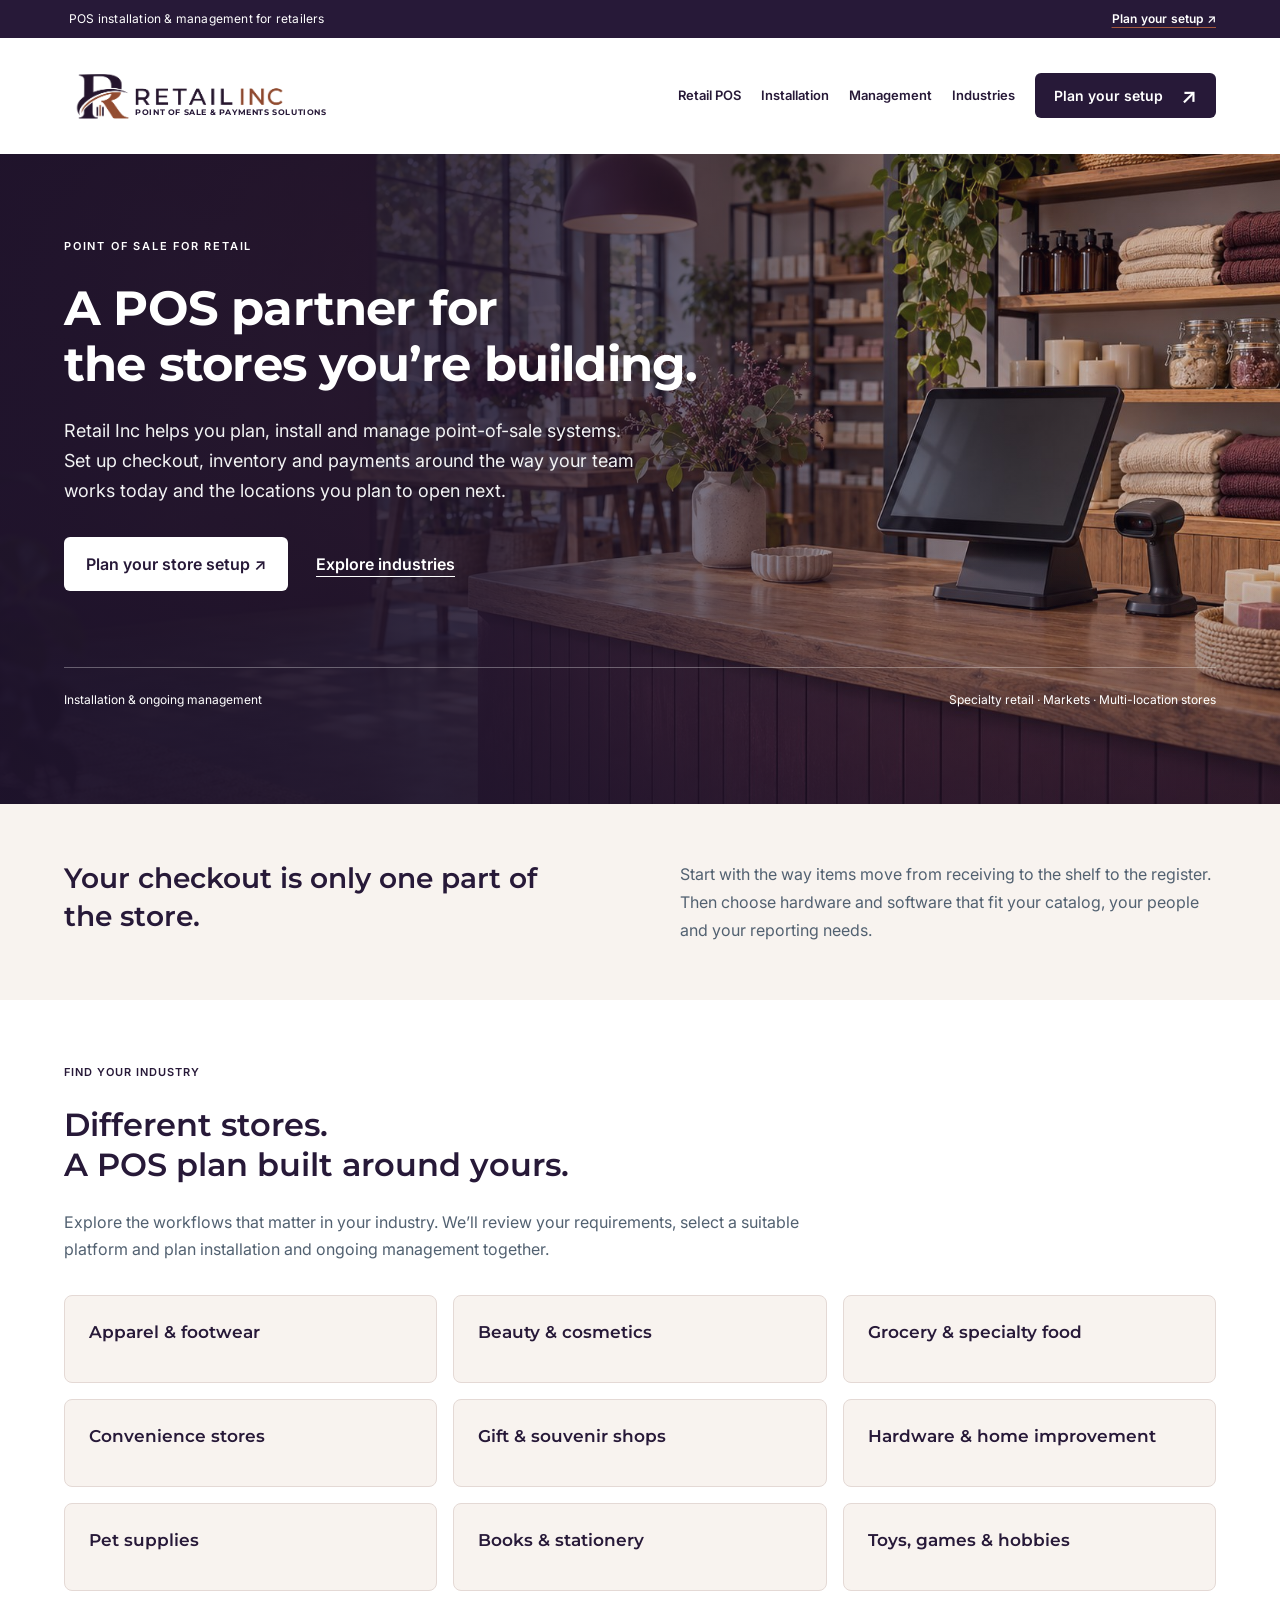
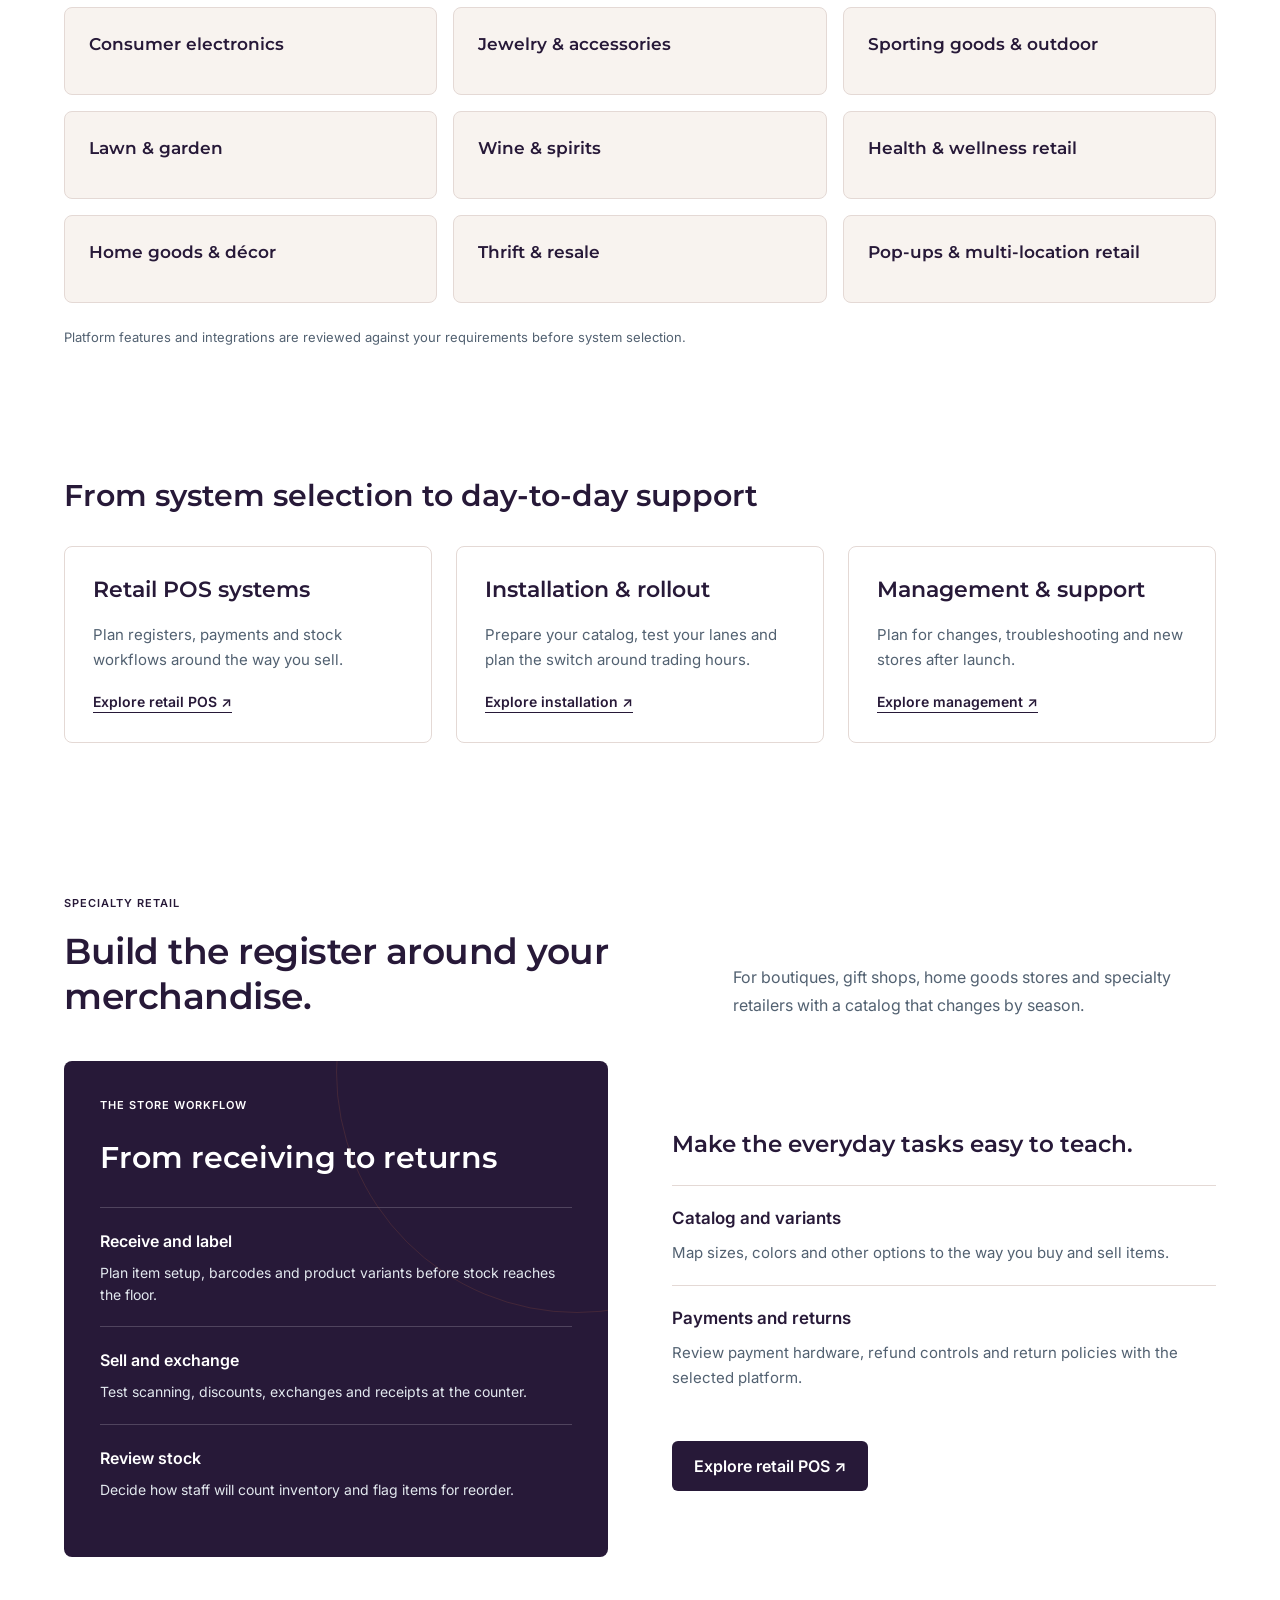
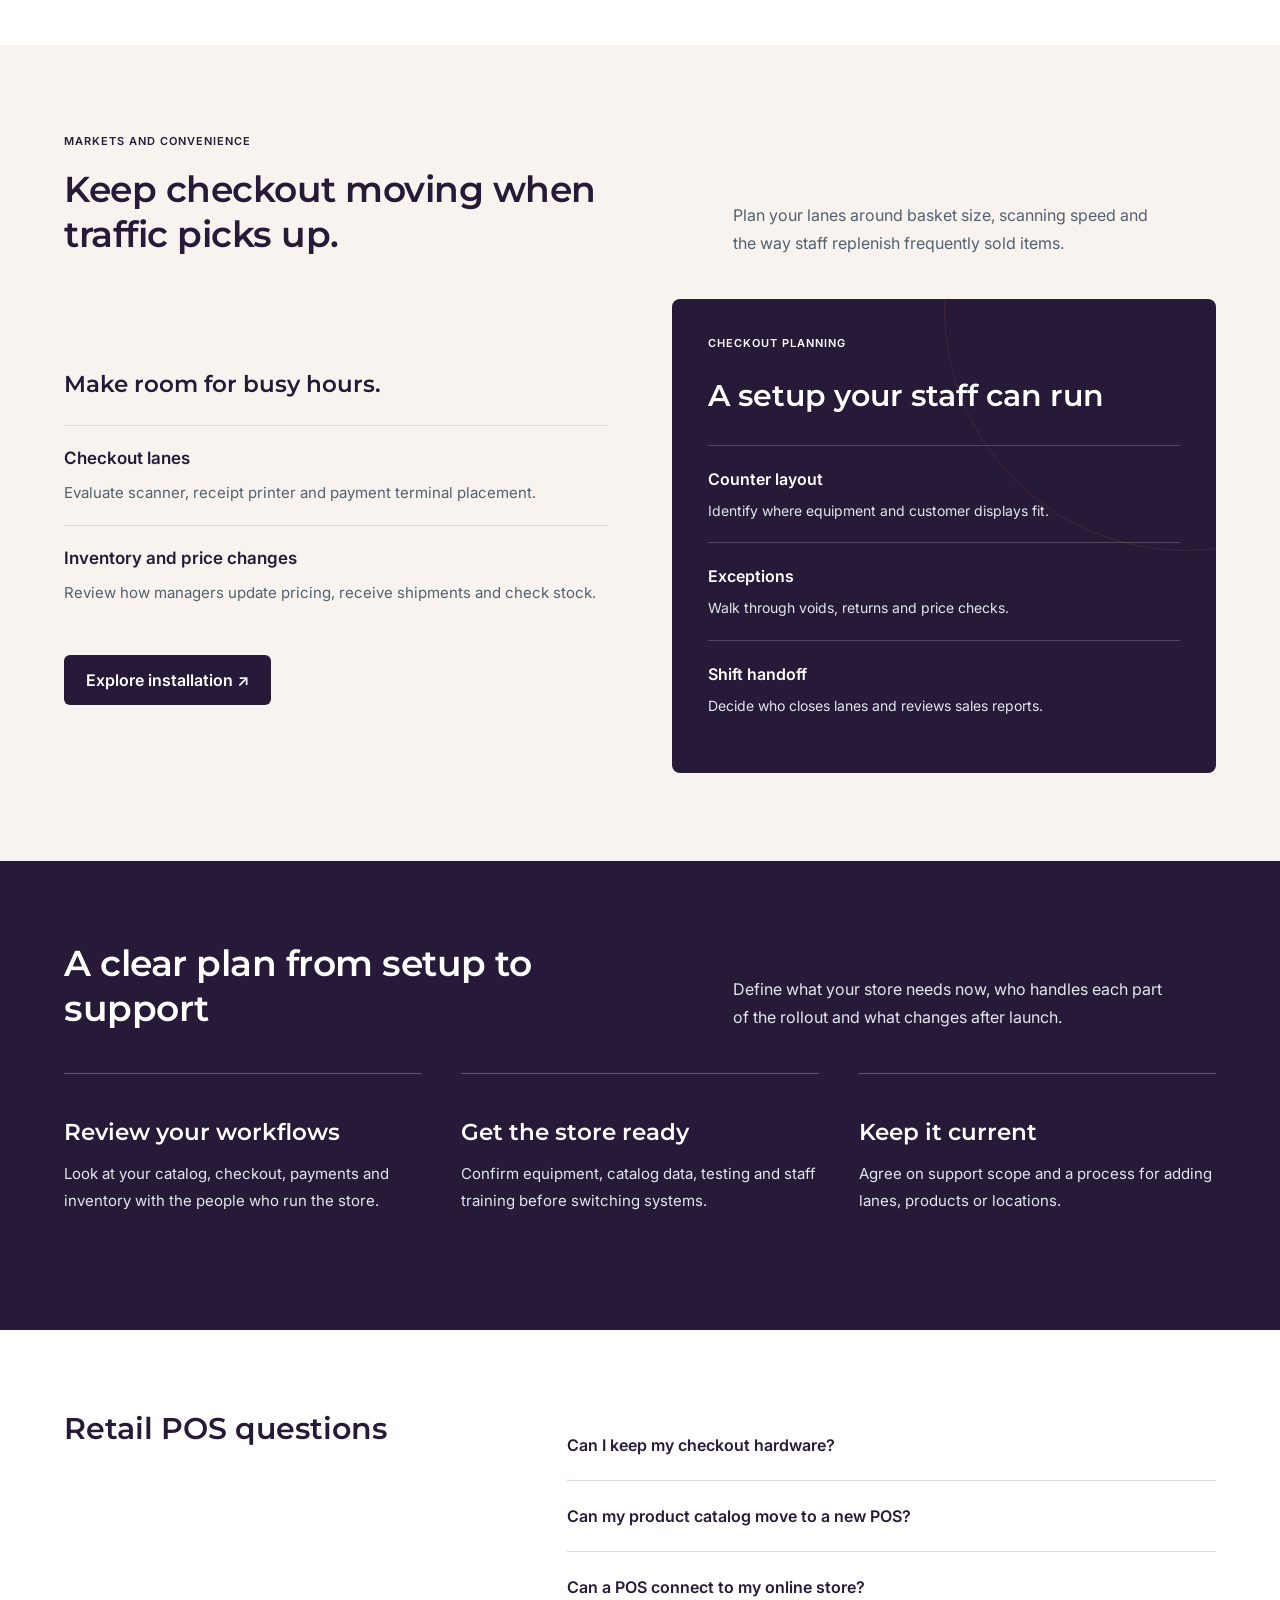
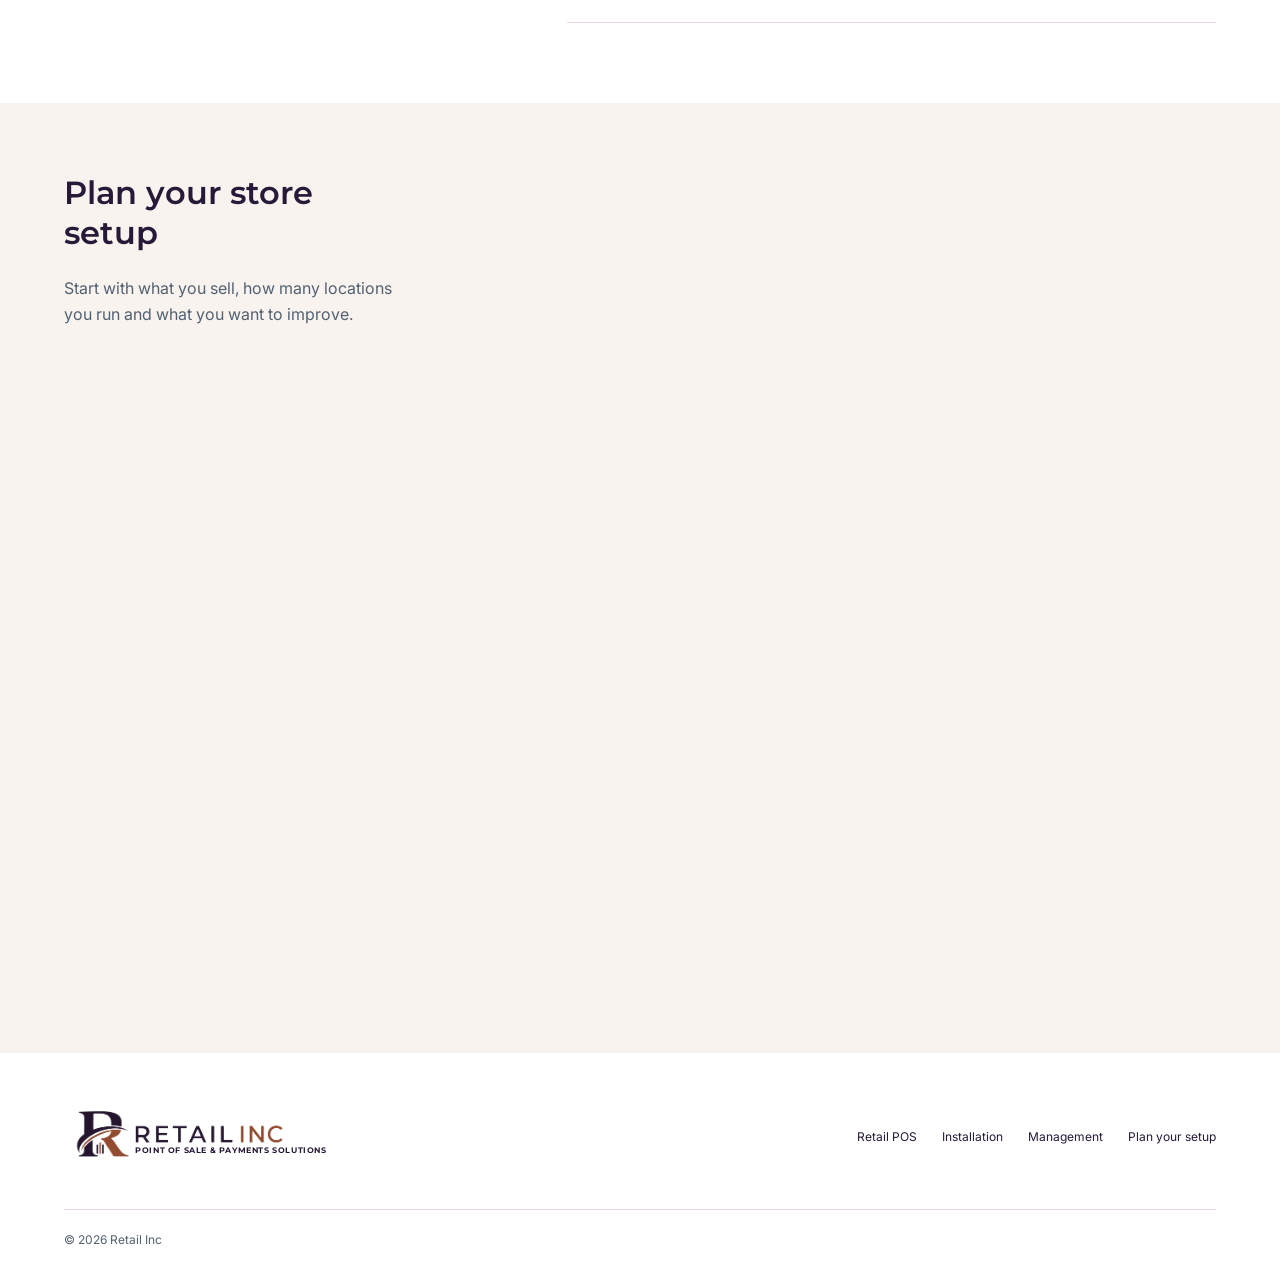
<file: index.html>
<!doctype html>
<html lang="en"><head><meta charset="utf-8"><meta name="viewport" content="width=device-width,initial-scale=1">
<title>Retail Point of Sale & Payments | Retail Inc</title><meta name="description" content="Retail POS installation and ongoing management for specialty stores, markets and multi-location retailers."><meta name="theme-color" content="#271938">
<link rel="icon" href="assets/favicon.png" type="image/png">
<link rel="stylesheet" href="styles.css"><link rel="stylesheet" href="partnership.css"><script src="app.js" defer></script>
<style>
  #contact .contact-grid { align-items: start; gap: clamp(24px, 4vw, 54px); }
  #retail-inquiry { display: block; width: 100%; height: 985px; border: 0; background: transparent; }
  @media (min-width: 961px) {
    #contact .contact-grid { grid-template-columns: minmax(0, 0.7fr) minmax(0, 1.5fr); }
    #retail-inquiry { height: 810px; }
  }
</style>
<style>.industry-directory{padding-block:64px}.industry-directory h2{max-width:760px;margin-bottom:24px}.industry-intro{max-width:760px;color:var(--muted);line-height:1.7;margin-bottom:32px}.industry-grid{display:grid;grid-template-columns:repeat(3,minmax(0,1fr));gap:16px;align-items:start}.industry-card{border:1px solid var(--line);background:var(--cream);border-radius:8px;padding:0 24px}.industry-card summary{font:600 17px/1.5 'Montserrat',Arial,sans-serif;min-height:86px;padding:24px 24px 24px 0;cursor:pointer}.industry-card[open]{border-color:var(--gold)}.industry-card h3{font-size:18px;line-height:1.5;margin:0 0 14px}.industry-card p{font-size:15px;line-height:1.7;color:var(--muted)}.industry-card a{display:block;font-size:14px;text-decoration:underline;text-underline-offset:4px;padding-bottom:24px}.industry-note{font-size:13px;color:var(--muted);margin:24px 0 0}@media(max-width:950px){.industry-grid{grid-template-columns:repeat(2,minmax(0,1fr))}}@media(max-width:600px){.industry-grid{grid-template-columns:1fr}.industry-directory{padding-block:40px}.industry-card summary{min-height:72px}}</style></head>
<body><a class="skip-link" href="#main">Skip to content</a>
<div class="announcement"><div class="wrap"><span>POS installation &amp; management for retailers</span><a href="index.html#contact">Plan your setup ↗</a></div></div>
<header><a class="brand retail-brand" href="index.html"><img src="assets/retail-inc-logo.png" alt="Retail Inc" width="2172" height="724"></a><button class="menu-toggle" aria-label="Open navigation" aria-expanded="false" aria-controls="navigation">☰</button><nav id="navigation" aria-label="Main navigation"><a href="retail-pos.html">Retail POS</a><a href="pos-installation.html">Installation</a><a href="pos-management.html">Management</a><a href="index.html#industries">Industries</a><a class="button small dark" href="index.html#contact">Plan your setup <span aria-hidden="true">↗</span></a></nav></header>
<main id="main" tabindex="-1"><section class="partnership-hero" aria-labelledby="hero-heading"><img class="hero-photo" src="assets/retail-floor.jpg" alt="" width="1672" height="941" fetchpriority="high"><div class="hero-shade"></div><div class="wrap hero-content"><p class="eyebrow">POINT OF SALE FOR RETAIL</p><h1 id="hero-heading">A POS partner for <br>the stores you’re building.</h1><p>Retail Inc helps you plan, install and manage point-of-sale systems. Set up checkout, inventory and payments around the way your team works today and the locations you plan to open next.</p><div class="actions"><a class="button light" href="#contact">Plan your store setup ↗</a><a class="hero-call" href="#industries">Explore industries</a></div><div class="hero-bottom"><span>Installation &amp; ongoing management</span><span>Specialty retail · Markets · Multi-location stores</span></div></div></section><section class="intro-band"><div class="wrap"><h2>Your checkout is only one part of the store.</h2><p>Start with the way items move from receiving to the shelf to the register. Then choose hardware and software that fit your catalog, your people and your reporting needs.</p></div></section><section class="industry-directory wrap" id="industries" aria-labelledby="industries-title"><p class="eyebrow">FIND YOUR INDUSTRY</p><h2 id="industries-title">Different stores.<br>A POS plan built around yours.</h2><p class="industry-intro">Explore the workflows that matter in your industry. We’ll review your requirements, select a suitable platform and plan installation and ongoing management together.</p><div class="industry-grid"><details class="industry-card"><summary>Apparel & footwear</summary><h3>Sizes, colors and seasonal collections</h3><p>Plan product variants, barcode labels, exchanges and stock visibility across your selling channels.</p><a href="#contact">Discuss your apparel and footwear setup ↗</a></details><details class="industry-card"><summary>Beauty & cosmetics</summary><h3>A catalog with plenty of choice</h3><p>Discuss shades, product ranges, promotions and the way your team tracks replenishment.</p><a href="#contact">Discuss your beauty and cosmetics setup ↗</a></details><details class="industry-card"><summary>Grocery & specialty food</summary><h3>Everyday essentials and fresh stock</h3><p>Review scanning, price changes, receiving and any scale or perishable inventory requirements.</p><a href="#contact">Discuss your grocery and specialty food setup ↗</a></details><details class="industry-card"><summary>Convenience stores</summary><h3>Checkout for busy hours</h3><p>Plan counter equipment, frequent price updates and quick item lookup with your team.</p><a href="#contact">Discuss your convenience stores setup ↗</a></details><details class="industry-card"><summary>Gift & souvenir shops</summary><h3>Distinctive products, simple checkout</h3><p>Consider gift receipts, seasonal assortments, barcode labels and items from multiple suppliers.</p><a href="#contact">Discuss your gift and souvenir shops setup ↗</a></details><details class="industry-card"><summary>Hardware & home improvement</summary><h3>A wide range of items and units</h3><p>Review product lookup, purchasing, units of measure and how staff handle special orders.</p><a href="#contact">Discuss your hardware and home improvement setup ↗</a></details><details class="industry-card"><summary>Pet supplies</summary><h3>Supplies customers come back for</h3><p>Plan repeat purchases, varied pack sizes, stock counts and supplier ordering.</p><a href="#contact">Discuss your pet supplies setup ↗</a></details><details class="industry-card"><summary>Books & stationery</summary><h3>Find the right title or item</h3><p>Discuss ISBN and barcode scanning, category reporting and receiving new releases or collections.</p><a href="#contact">Discuss your books and stationery setup ↗</a></details><details class="industry-card"><summary>Toys, games & hobbies</summary><h3>Collections that keep changing</h3><p>Review editions, product categories, seasonal releases and inventory counts.</p><a href="#contact">Discuss your toys, games and hobbies setup ↗</a></details><details class="industry-card"><summary>Consumer electronics</summary><h3>More detail at the counter</h3><p>Review serial-number requirements, accessories, returns and product information before choosing a platform.</p><a href="#contact">Discuss your consumer electronics setup ↗</a></details><details class="industry-card"><summary>Jewelry & accessories</summary><h3>Attention to every item</h3><p>Discuss individual item records, stock controls, pricing and staff access requirements.</p><a href="#contact">Discuss your jewelry and accessories setup ↗</a></details><details class="industry-card"><summary>Sporting goods & outdoor</summary><h3>Equipment, apparel and accessories</h3><p>Plan sizes, variants, seasonal ranges and stock across different departments.</p><a href="#contact">Discuss your sporting goods and outdoor setup ↗</a></details><details class="industry-card"><summary>Lawn & garden</summary><h3>Built around seasonal trading</h3><p>Review changing assortments, receiving, outdoor checkout needs and product labeling.</p><a href="#contact">Discuss your lawn and garden setup ↗</a></details><details class="industry-card"><summary>Wine & spirits</summary><h3>Bottles, cases and specialty ranges</h3><p>Discuss pack sizes, promotions and applicable age-verification requirements with your selected provider.</p><a href="#contact">Discuss your wine and spirits setup ↗</a></details><details class="industry-card"><summary>Health & wellness retail</summary><h3>Product ranges with repeat demand</h3><p>Review supplements, specialty food, category organization and any expiry-tracking requirements.</p><a href="#contact">Discuss your health and wellness retail setup ↗</a></details><details class="industry-card"><summary>Home goods & décor</summary><h3>Products for every room</h3><p>Plan large and small items, product options, delivery requirements and purchasing workflows.</p><a href="#contact">Discuss your home goods and décor setup ↗</a></details><details class="industry-card"><summary>Thrift & resale</summary><h3>A changing mix of unique stock</h3><p>Discuss one-off items, pricing, categories and labeling as new merchandise arrives.</p><a href="#contact">Discuss your thrift and resale setup ↗</a></details><details class="industry-card"><summary>Pop-ups & multi-location retail</summary><h3>Where your next store takes you</h3><p>Review mobile checkout, temporary setups, transfers and reporting across locations.</p><a href="#contact">Discuss your pop-ups and multi-location retail setup ↗</a></details></div><p class="industry-note">Platform features and integrations are reviewed against your requirements before system selection.</p></section><section class="service-links wrap"><div class="service-links-heading"><h2>From system selection to day-to-day support</h2></div><div class="service-card-grid"><a class="service-link-card" href="retail-pos.html"><h3>Retail POS systems</h3><p>Plan registers, payments and stock workflows around the way you sell.</p><b>Explore retail POS ↗</b></a><a class="service-link-card" href="pos-installation.html"><h3>Installation &amp; rollout</h3><p>Prepare your catalog, test your lanes and plan the switch around trading hours.</p><b>Explore installation ↗</b></a><a class="service-link-card" href="pos-management.html"><h3>Management &amp; support</h3><p>Plan for changes, troubleshooting and new stores after launch.</p><b>Explore management ↗</b></a></div></section><section id="stores" class="sector-section wrap"><div class="sector-heading"><div><p class="eyebrow">SPECIALTY RETAIL</p><h2>Build the register around your merchandise.</h2></div><p>For boutiques, gift shops, home goods stores and specialty retailers with a catalog that changes by season.</p></div><div class="lodging-grid"><div class="stay-story"><p class="eyebrow">THE STORE WORKFLOW</p><h3>From receiving to returns</h3><ol><li><div><b>Receive and label</b><p>Plan item setup, barcodes and product variants before stock reaches the floor.</p></div></li><li><div><b>Sell and exchange</b><p>Test scanning, discounts, exchanges and receipts at the counter.</p></div></li><li><div><b>Review stock</b><p>Decide how staff will count inventory and flag items for reorder.</p></div></li></ol></div><div class="sector-copy"><p class="sector-lede">Make the everyday tasks easy to teach.</p><div class="topic-list"><article><h3>Catalog and variants</h3><p>Map sizes, colors and other options to the way you buy and sell items.</p></article><article><h3>Payments and returns</h3><p>Review payment hardware, refund controls and return policies with the selected platform.</p></article></div><a class="button dark" href="retail-pos.html">Explore retail POS ↗</a></div></div></section><div class="service-tint"><section id="markets" class="sector-section wrap"><div class="sector-heading"><div><p class="eyebrow">MARKETS AND CONVENIENCE</p><h2>Keep checkout moving when traffic picks up.</h2></div><p>Plan your lanes around basket size, scanning speed and the way staff replenish frequently sold items.</p></div><div class="lodging-grid"><div class="sector-copy"><p class="sector-lede">Make room for busy hours.</p><div class="topic-list"><article><h3>Checkout lanes</h3><p>Evaluate scanner, receipt printer and payment terminal placement.</p></article><article><h3>Inventory and price changes</h3><p>Review how managers update pricing, receive shipments and check stock.</p></article></div><a class="button dark" href="pos-installation.html">Explore installation ↗</a></div><div class="stay-story"><p class="eyebrow">CHECKOUT PLANNING</p><h3>A setup your staff can run</h3><ol><li><div><b>Counter layout</b><p>Identify where equipment and customer displays fit.</p></div></li><li><div><b>Exceptions</b><p>Walk through voids, returns and price checks.</p></div></li><li><div><b>Shift handoff</b><p>Decide who closes lanes and reviews sales reports.</p></div></li></ol></div></div></section></div><section class="relationship-section" id="partnership"><div class="wrap"><div class="sector-heading"><h2>A clear plan from setup to support</h2><p>Define what your store needs now, who handles each part of the rollout and what changes after launch.</p></div><div class="relationship-grid"><article><h3>Review your workflows</h3><p>Look at your catalog, checkout, payments and inventory with the people who run the store.</p></article><article><h3>Get the store ready</h3><p>Confirm equipment, catalog data, testing and staff training before switching systems.</p></article><article><h3>Keep it current</h3><p>Agree on support scope and a process for adding lanes, products or locations.</p></article></div></div></section><section class="section wrap faq"><div><h2>Retail POS questions</h2></div><div class="faq-list"><details><summary>Can I keep my checkout hardware?</summary><p>Check the exact models of scanners, printers, payment terminals and other devices against the selected platform before deciding what to replace.</p></details><details><summary>Can my product catalog move to a new POS?</summary><p>Review your export format, SKU and barcode fields, product variants and inventory counts before agreeing on what can be imported.</p></details><details><summary>Can a POS connect to my online store?</summary><p>That depends on both platforms. Confirm how orders, returns and inventory sync before choosing the integration.</p></details></div></section><section class="contact-section" id="contact"><div class="wrap contact-grid"><div><h2>Plan your store setup</h2><p>Start with what you sell, how many locations you run and what you want to improve.</p></div>
<iframe id="retail-inquiry" title="Retail Inc inquiry form" scrolling="no" src="https://forms.zohopublic.com/digitalcashbox/form/retailinccontactus/formperma/Zixc26903njztecF-96MaXiVGDILjBzpbb6VWtBwoEs?zf_rszfm=1"></iframe>
<script>
  (() => {
    const frame = document.querySelector('#retail-inquiry');
    const formUrl = new URL(frame.src);
    const formId = formUrl.pathname.split('/').pop();

    window.addEventListener('message', event => {
      if (event.origin !== formUrl.origin || event.source !== frame.contentWindow || typeof event.data !== 'string') return;
      const [id, height, result, ...extra] = event.data.split('|');
      if (id !== formId || !/^\d+$/.test(height) || extra.length) return;
      const pixels = Number(height);
      if (pixels < 80 || pixels > 10000) return;
      frame.style.height = (pixels + 24) + 'px';
      if (result !== undefined) frame.scrollIntoView({ block: 'nearest' });
    });
  })();
</script></div></section></main>
<footer class="wrap"><div><a class="retail-brand" href="index.html"><img src="assets/retail-inc-logo.png" alt="Retail Inc" width="2172" height="724"></a></div><div><a href="retail-pos.html">Retail POS</a><a href="pos-installation.html">Installation</a><a href="pos-management.html">Management</a><a href="index.html#contact">Plan your setup</a></div><div class="footer-bottom"><span>© <span id="year">2026</span> Retail Inc</span></div></footer></body></html>
</file>
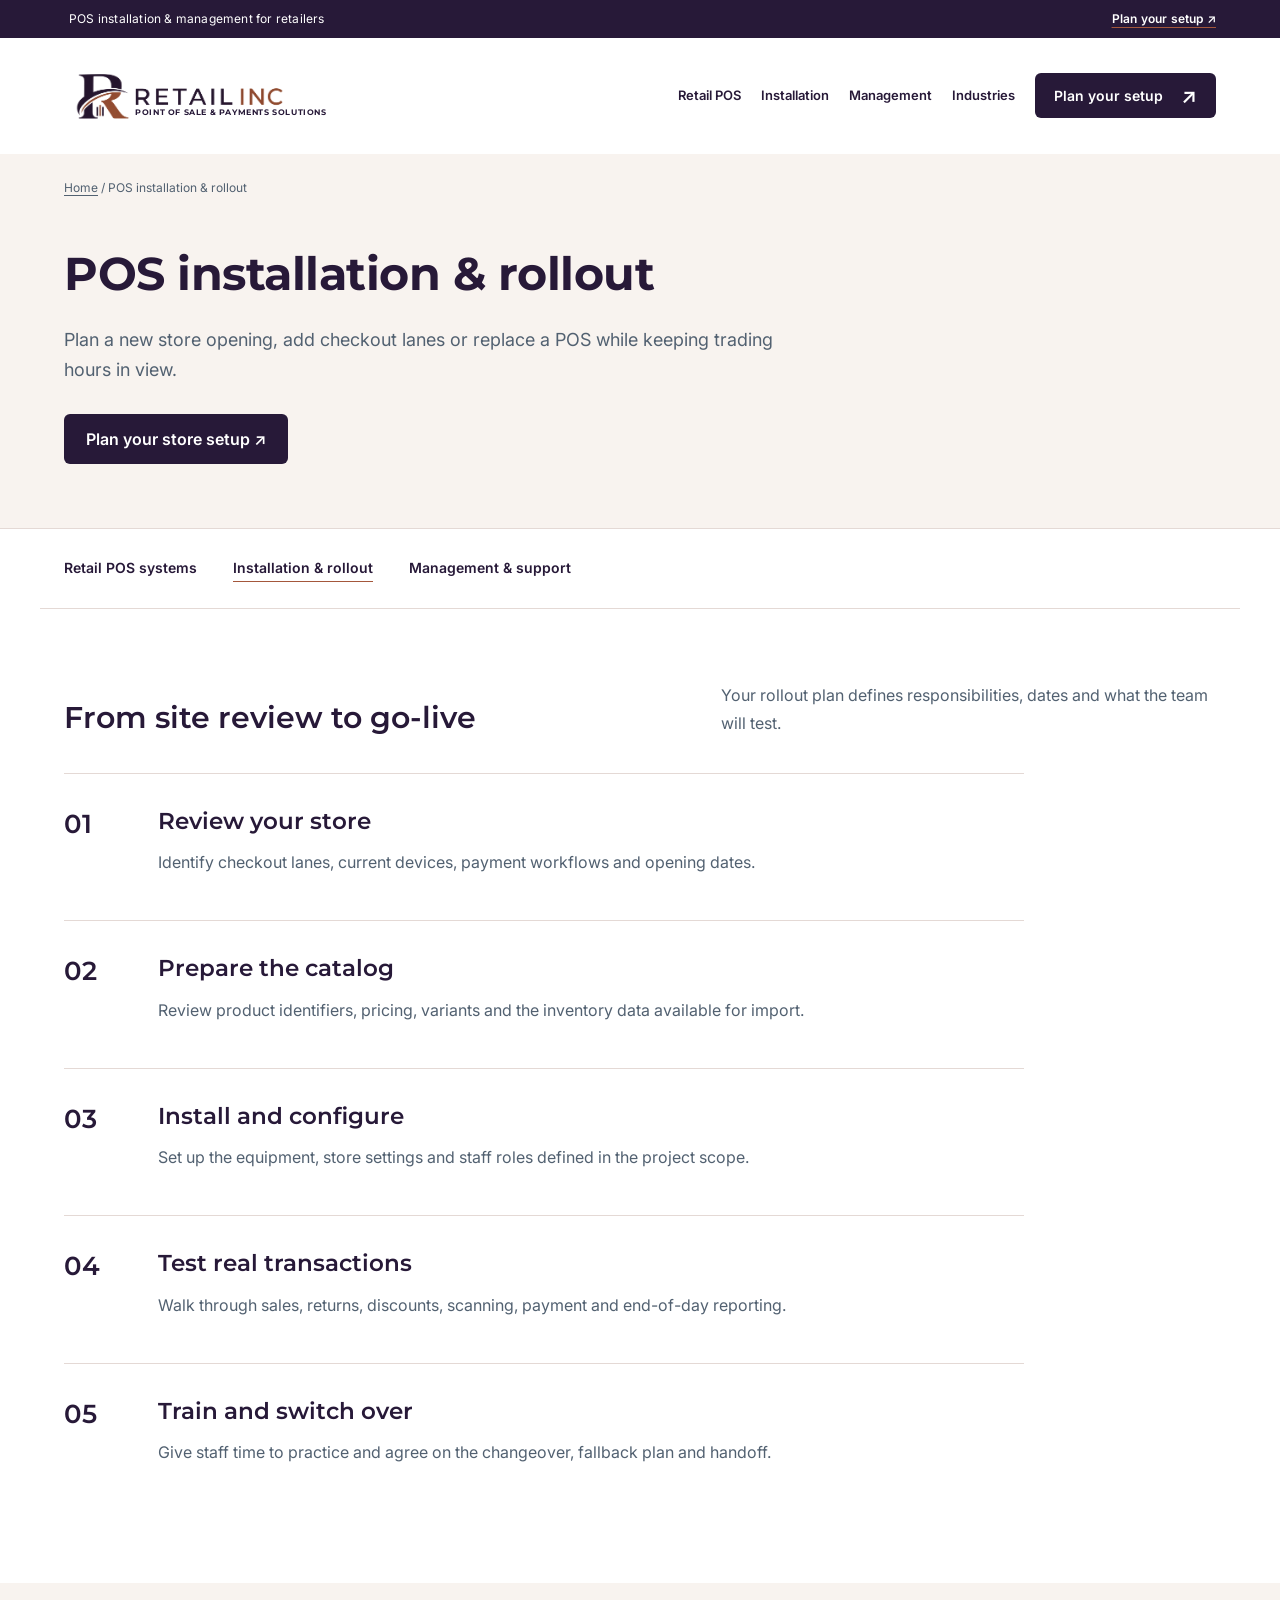
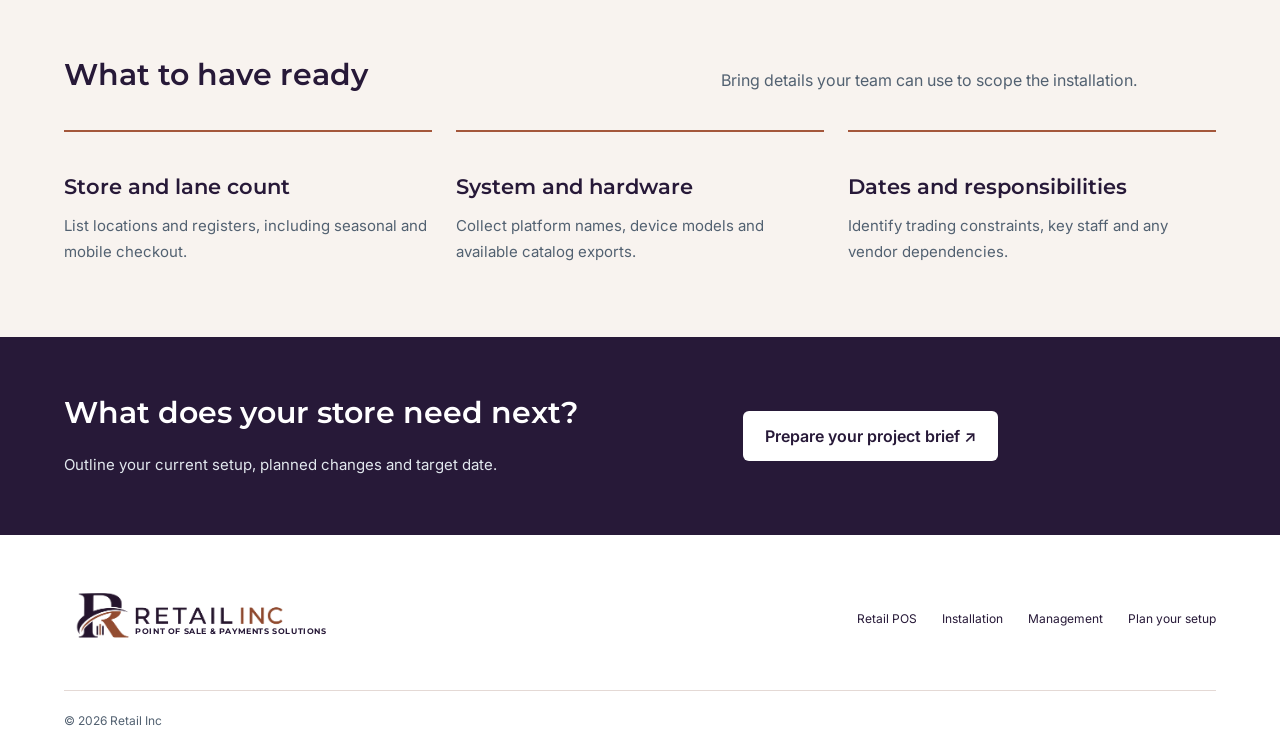
<file: pos-installation.html>
<!doctype html>
<html lang="en"><head><meta charset="utf-8"><meta name="viewport" content="width=device-width,initial-scale=1">
<title>POS installation &amp; rollout | Retail Inc</title><meta name="description" content="Plan a new store opening, add checkout lanes or replace a POS while keeping trading hours in view."><meta name="theme-color" content="#271938">
<link rel="icon" href="assets/favicon.png" type="image/png">
<link rel="stylesheet" href="styles.css"><link rel="stylesheet" href="partnership.css"><script src="app.js" defer></script></head>
<body><a class="skip-link" href="#main">Skip to content</a>
<div class="announcement"><div class="wrap"><span>POS installation &amp; management for retailers</span><a href="index.html#contact">Plan your setup ↗</a></div></div>
<header><a class="brand retail-brand" href="index.html"><img src="assets/retail-inc-logo.png" alt="Retail Inc" width="2172" height="724"></a><button class="menu-toggle" aria-label="Open navigation" aria-expanded="false" aria-controls="navigation">☰</button><nav id="navigation" aria-label="Main navigation"><a href="retail-pos.html">Retail POS</a><a href="pos-installation.html">Installation</a><a href="pos-management.html">Management</a><a href="index.html#industries">Industries</a><a class="button small dark" href="index.html#contact">Plan your setup <span aria-hidden="true">↗</span></a></nav></header>
<main id="main" tabindex="-1"><section class="service-hero"><div class="wrap"><p class="breadcrumbs"><a href="index.html">Home</a> / POS installation &amp; rollout</p><h1>POS installation &amp; rollout</h1><p class="service-hero-lede">Plan a new store opening, add checkout lanes or replace a POS while keeping trading hours in view.</p><a class="button dark" href="index.html#contact">Plan your store setup ↗</a></div></section><nav class="service-subnav wrap" aria-label="Retail POS services"><a href="retail-pos.html">Retail POS systems</a><a href="pos-installation.html" aria-current="page">Installation &amp; rollout</a><a href="pos-management.html">Management &amp; support</a></nav><section class="service-section wrap"><div class="service-heading"><h2>From site review to go-live</h2><p>Your rollout plan defines responsibilities, dates and what the team will test.</p></div><ol class="rollout-steps"><li><span>01</span><div><h3>Review your store</h3><p>Identify checkout lanes, current devices, payment workflows and opening dates.</p></div></li><li><span>02</span><div><h3>Prepare the catalog</h3><p>Review product identifiers, pricing, variants and the inventory data available for import.</p></div></li><li><span>03</span><div><h3>Install and configure</h3><p>Set up the equipment, store settings and staff roles defined in the project scope.</p></div></li><li><span>04</span><div><h3>Test real transactions</h3><p>Walk through sales, returns, discounts, scanning, payment and end-of-day reporting.</p></div></li><li><span>05</span><div><h3>Train and switch over</h3><p>Give staff time to practice and agree on the changeover, fallback plan and handoff.</p></div></li></ol></section><section class="service-tint"><div class="service-section wrap"><div class="service-heading"><h2>What to have ready</h2><p>Bring details your team can use to scope the installation.</p></div><div class="detail-card-grid"><article class="detail-card"><h3>Store and lane count</h3><p>List locations and registers, including seasonal and mobile checkout.</p></article><article class="detail-card"><h3>System and hardware</h3><p>Collect platform names, device models and available catalog exports.</p></article><article class="detail-card"><h3>Dates and responsibilities</h3><p>Identify trading constraints, key staff and any vendor dependencies.</p></article></div></div></section><section class="service-cta"><div class="wrap"><div><h2>What does your store need next?</h2><p>Outline your current setup, planned changes and target date.</p></div><div><a class="button light" href="index.html#contact">Prepare your project brief ↗</a></div></div></section></main>
<footer class="wrap"><div><a class="retail-brand" href="index.html"><img src="assets/retail-inc-logo.png" alt="Retail Inc" width="2172" height="724"></a></div><div><a href="retail-pos.html">Retail POS</a><a href="pos-installation.html">Installation</a><a href="pos-management.html">Management</a><a href="index.html#contact">Plan your setup</a></div><div class="footer-bottom"><span>© <span id="year">2026</span> Retail Inc</span></div></footer></body></html>
</file>
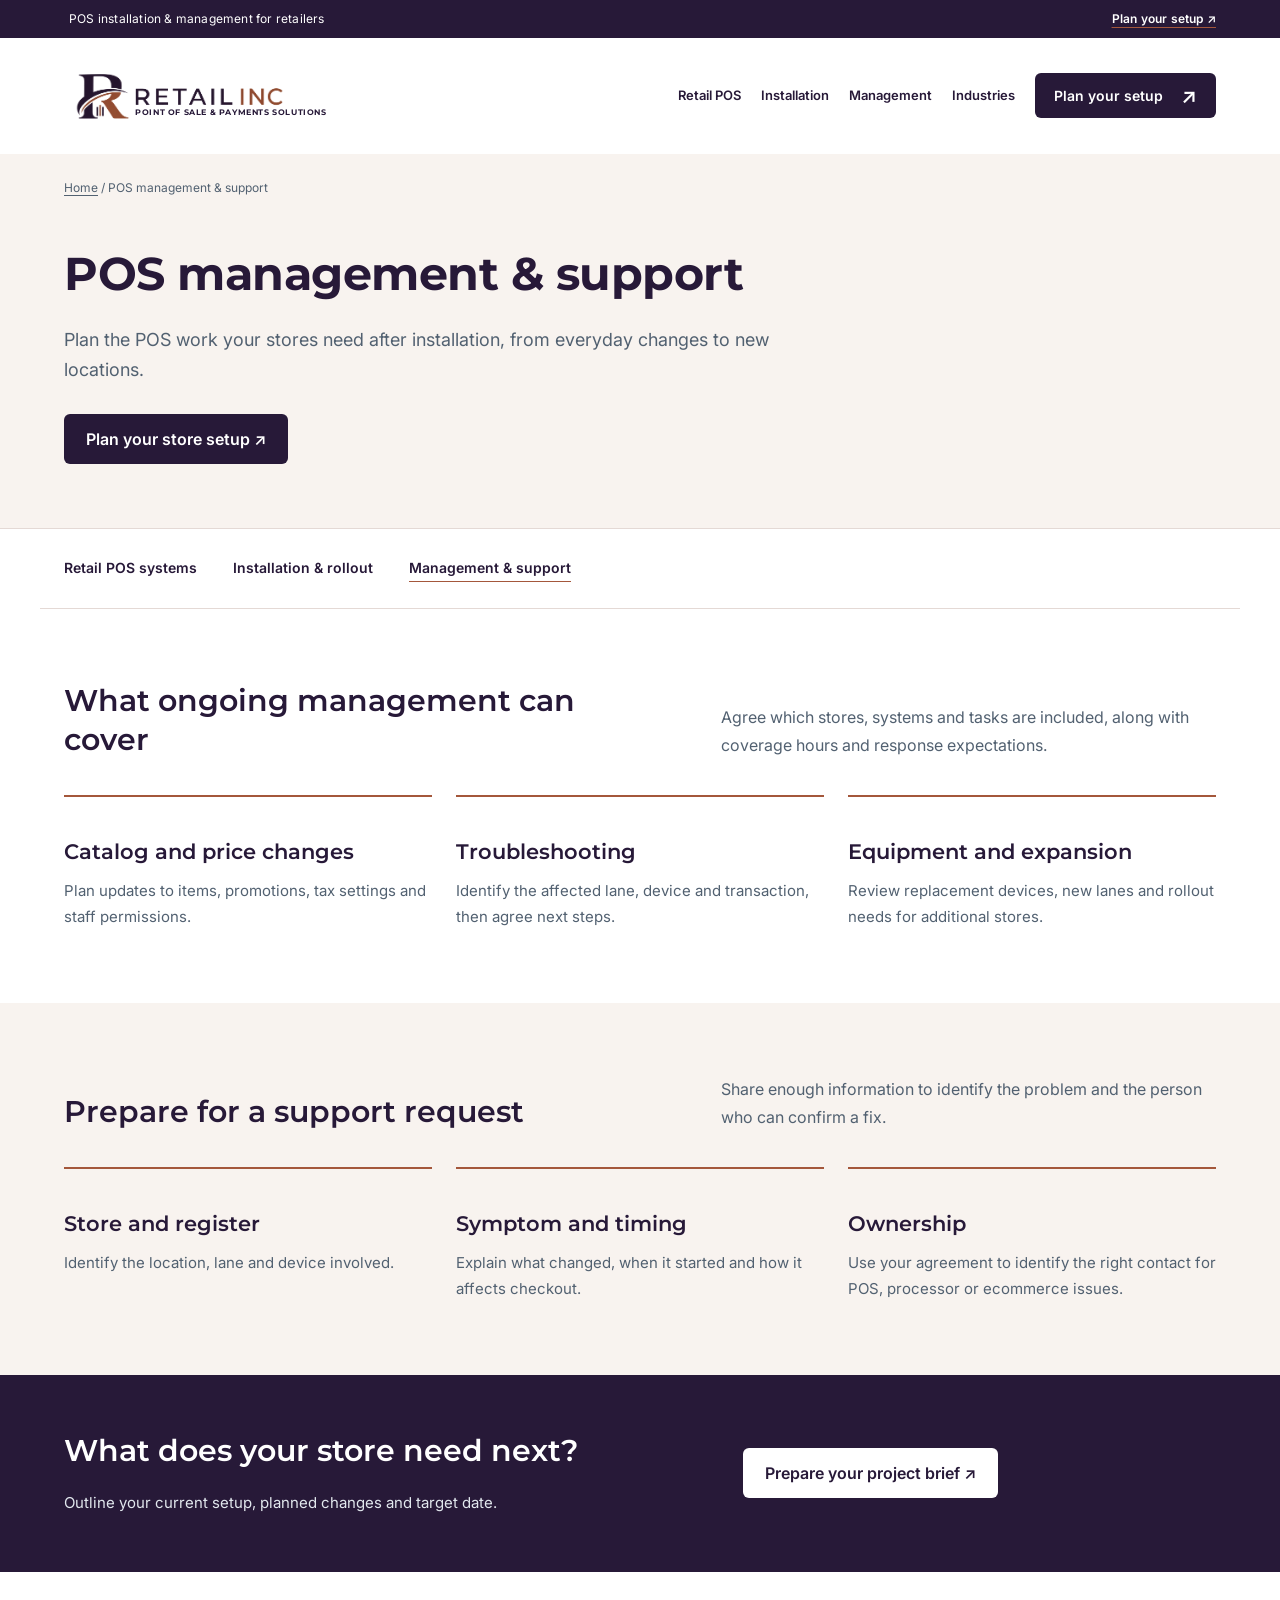
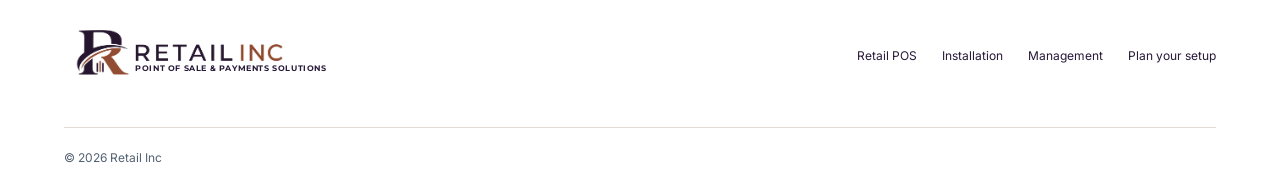
<file: pos-management.html>
<!doctype html>
<html lang="en"><head><meta charset="utf-8"><meta name="viewport" content="width=device-width,initial-scale=1">
<title>POS management &amp; support | Retail Inc</title><meta name="description" content="Plan the POS work your stores need after installation, from everyday changes to new locations."><meta name="theme-color" content="#271938">
<link rel="icon" href="assets/favicon.png" type="image/png">
<link rel="stylesheet" href="styles.css"><link rel="stylesheet" href="partnership.css"><script src="app.js" defer></script></head>
<body><a class="skip-link" href="#main">Skip to content</a>
<div class="announcement"><div class="wrap"><span>POS installation &amp; management for retailers</span><a href="index.html#contact">Plan your setup ↗</a></div></div>
<header><a class="brand retail-brand" href="index.html"><img src="assets/retail-inc-logo.png" alt="Retail Inc" width="2172" height="724"></a><button class="menu-toggle" aria-label="Open navigation" aria-expanded="false" aria-controls="navigation">☰</button><nav id="navigation" aria-label="Main navigation"><a href="retail-pos.html">Retail POS</a><a href="pos-installation.html">Installation</a><a href="pos-management.html">Management</a><a href="index.html#industries">Industries</a><a class="button small dark" href="index.html#contact">Plan your setup <span aria-hidden="true">↗</span></a></nav></header>
<main id="main" tabindex="-1"><section class="service-hero"><div class="wrap"><p class="breadcrumbs"><a href="index.html">Home</a> / POS management &amp; support</p><h1>POS management &amp; support</h1><p class="service-hero-lede">Plan the POS work your stores need after installation, from everyday changes to new locations.</p><a class="button dark" href="index.html#contact">Plan your store setup ↗</a></div></section><nav class="service-subnav wrap" aria-label="Retail POS services"><a href="retail-pos.html">Retail POS systems</a><a href="pos-installation.html">Installation &amp; rollout</a><a href="pos-management.html" aria-current="page">Management &amp; support</a></nav><section class=""><div class="service-section wrap"><div class="service-heading"><h2>What ongoing management can cover</h2><p>Agree which stores, systems and tasks are included, along with coverage hours and response expectations.</p></div><div class="detail-card-grid"><article class="detail-card"><h3>Catalog and price changes</h3><p>Plan updates to items, promotions, tax settings and staff permissions.</p></article><article class="detail-card"><h3>Troubleshooting</h3><p>Identify the affected lane, device and transaction, then agree next steps.</p></article><article class="detail-card"><h3>Equipment and expansion</h3><p>Review replacement devices, new lanes and rollout needs for additional stores.</p></article></div></div></section><section class="service-tint"><div class="service-section wrap"><div class="service-heading"><h2>Prepare for a support request</h2><p>Share enough information to identify the problem and the person who can confirm a fix.</p></div><div class="detail-card-grid"><article class="detail-card"><h3>Store and register</h3><p>Identify the location, lane and device involved.</p></article><article class="detail-card"><h3>Symptom and timing</h3><p>Explain what changed, when it started and how it affects checkout.</p></article><article class="detail-card"><h3>Ownership</h3><p>Use your agreement to identify the right contact for POS, processor or ecommerce issues.</p></article></div></div></section><section class="service-cta"><div class="wrap"><div><h2>What does your store need next?</h2><p>Outline your current setup, planned changes and target date.</p></div><div><a class="button light" href="index.html#contact">Prepare your project brief ↗</a></div></div></section></main>
<footer class="wrap"><div><a class="retail-brand" href="index.html"><img src="assets/retail-inc-logo.png" alt="Retail Inc" width="2172" height="724"></a></div><div><a href="retail-pos.html">Retail POS</a><a href="pos-installation.html">Installation</a><a href="pos-management.html">Management</a><a href="index.html#contact">Plan your setup</a></div><div class="footer-bottom"><span>© <span id="year">2026</span> Retail Inc</span></div></footer></body></html>
</file>
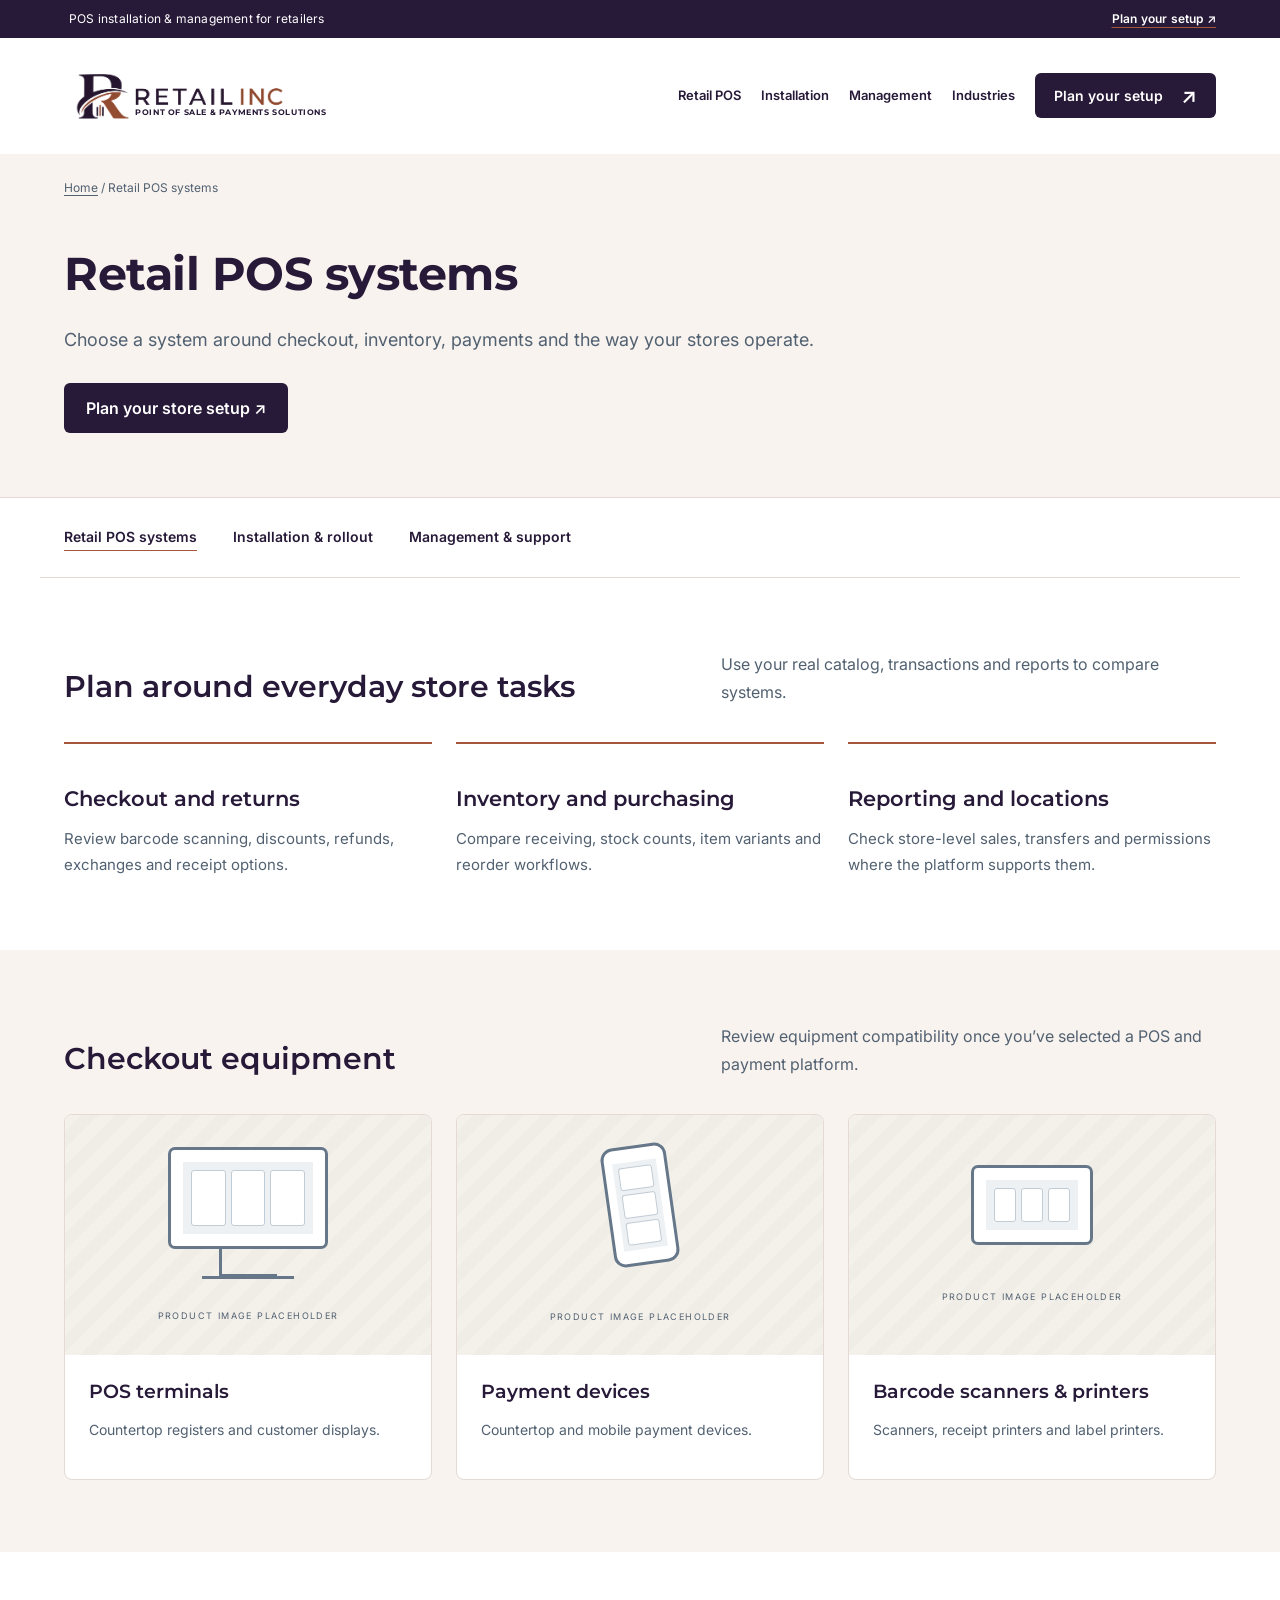
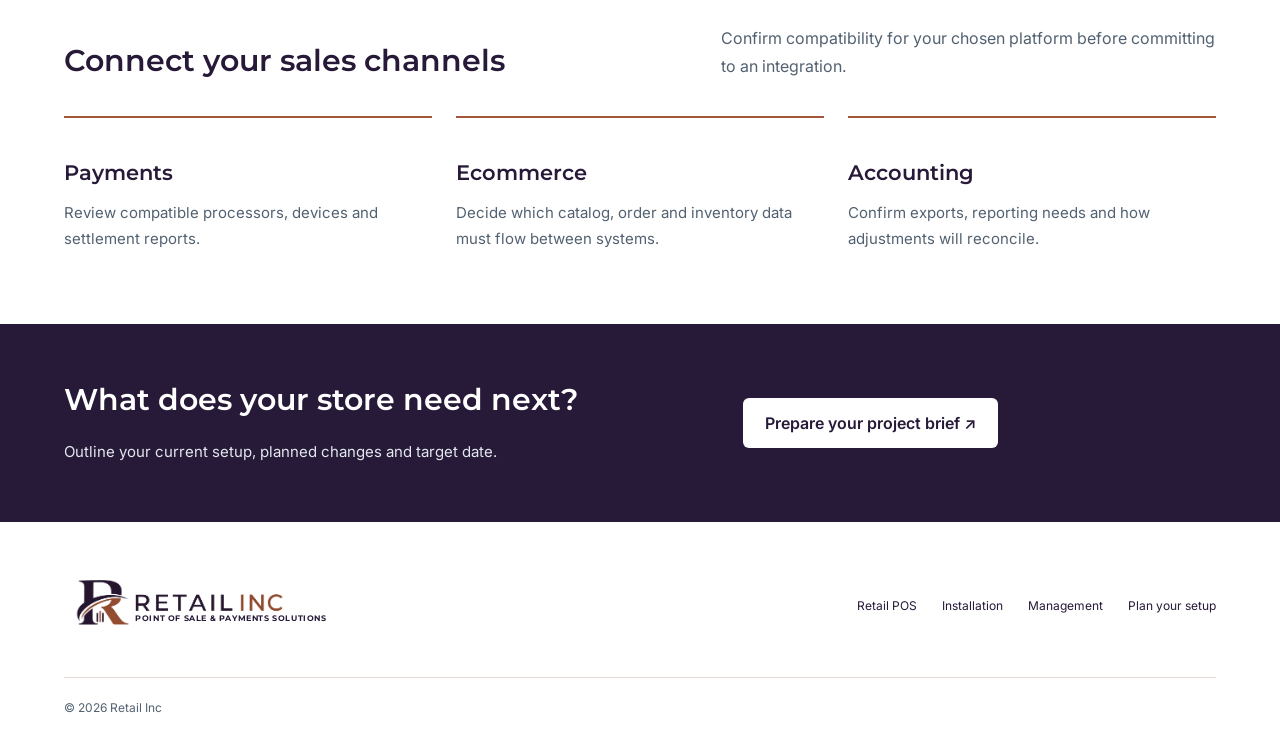
<file: retail-pos.html>
<!doctype html>
<html lang="en"><head><meta charset="utf-8"><meta name="viewport" content="width=device-width,initial-scale=1">
<title>Retail POS systems | Retail Inc</title><meta name="description" content="Choose a system around checkout, inventory, payments and the way your stores operate."><meta name="theme-color" content="#271938">
<link rel="icon" href="assets/favicon.png" type="image/png">
<link rel="stylesheet" href="styles.css"><link rel="stylesheet" href="partnership.css"><script src="app.js" defer></script></head>
<body><a class="skip-link" href="#main">Skip to content</a>
<div class="announcement"><div class="wrap"><span>POS installation &amp; management for retailers</span><a href="index.html#contact">Plan your setup ↗</a></div></div>
<header><a class="brand retail-brand" href="index.html"><img src="assets/retail-inc-logo.png" alt="Retail Inc" width="2172" height="724"></a><button class="menu-toggle" aria-label="Open navigation" aria-expanded="false" aria-controls="navigation">☰</button><nav id="navigation" aria-label="Main navigation"><a href="retail-pos.html">Retail POS</a><a href="pos-installation.html">Installation</a><a href="pos-management.html">Management</a><a href="index.html#industries">Industries</a><a class="button small dark" href="index.html#contact">Plan your setup <span aria-hidden="true">↗</span></a></nav></header>
<main id="main" tabindex="-1"><section class="service-hero"><div class="wrap"><p class="breadcrumbs"><a href="index.html">Home</a> / Retail POS systems</p><h1>Retail POS systems</h1><p class="service-hero-lede">Choose a system around checkout, inventory, payments and the way your stores operate.</p><a class="button dark" href="index.html#contact">Plan your store setup ↗</a></div></section><nav class="service-subnav wrap" aria-label="Retail POS services"><a href="retail-pos.html" aria-current="page">Retail POS systems</a><a href="pos-installation.html">Installation &amp; rollout</a><a href="pos-management.html">Management &amp; support</a></nav><section class=""><div class="service-section wrap"><div class="service-heading"><h2>Plan around everyday store tasks</h2><p>Use your real catalog, transactions and reports to compare systems.</p></div><div class="detail-card-grid"><article class="detail-card"><h3>Checkout and returns</h3><p>Review barcode scanning, discounts, refunds, exchanges and receipt options.</p></article><article class="detail-card"><h3>Inventory and purchasing</h3><p>Compare receiving, stock counts, item variants and reorder workflows.</p></article><article class="detail-card"><h3>Reporting and locations</h3><p>Check store-level sales, transfers and permissions where the platform supports them.</p></article></div></div></section><section class="service-tint"><div class="service-section wrap"><div class="service-heading"><h2>Checkout equipment</h2><p>Review equipment compatibility once you’ve selected a POS and payment platform.</p></div><div class="equipment-grid"><figure class="equipment-card"><div class="equipment-placeholder" aria-hidden="true"><div class="device-outline device-terminal"><div class="device-screen"><i></i><i></i><i></i></div></div><span>PRODUCT IMAGE PLACEHOLDER</span></div><figcaption><h3>POS terminals</h3><p>Countertop registers and customer displays.</p></figcaption></figure><figure class="equipment-card"><div class="equipment-placeholder" aria-hidden="true"><div class="device-outline device-handheld"><div class="device-screen"><i></i><i></i><i></i></div></div><span>PRODUCT IMAGE PLACEHOLDER</span></div><figcaption><h3>Payment devices</h3><p>Countertop and mobile payment devices.</p></figcaption></figure><figure class="equipment-card"><div class="equipment-placeholder" aria-hidden="true"><div class="device-outline device-scanner"><div class="device-screen"><i></i><i></i><i></i></div></div><span>PRODUCT IMAGE PLACEHOLDER</span></div><figcaption><h3>Barcode scanners &amp; printers</h3><p>Scanners, receipt printers and label printers.</p></figcaption></figure></div></div></section><section class=""><div class="service-section wrap"><div class="service-heading"><h2>Connect your sales channels</h2><p>Confirm compatibility for your chosen platform before committing to an integration.</p></div><div class="detail-card-grid"><article class="detail-card"><h3>Payments</h3><p>Review compatible processors, devices and settlement reports.</p></article><article class="detail-card"><h3>Ecommerce</h3><p>Decide which catalog, order and inventory data must flow between systems.</p></article><article class="detail-card"><h3>Accounting</h3><p>Confirm exports, reporting needs and how adjustments will reconcile.</p></article></div></div></section><section class="service-cta"><div class="wrap"><div><h2>What does your store need next?</h2><p>Outline your current setup, planned changes and target date.</p></div><div><a class="button light" href="index.html#contact">Prepare your project brief ↗</a></div></div></section></main>
<footer class="wrap"><div><a class="retail-brand" href="index.html"><img src="assets/retail-inc-logo.png" alt="Retail Inc" width="2172" height="724"></a></div><div><a href="retail-pos.html">Retail POS</a><a href="pos-installation.html">Installation</a><a href="pos-management.html">Management</a><a href="index.html#contact">Plan your setup</a></div><div class="footer-bottom"><span>© <span id="year">2026</span> Retail Inc</span></div></footer></body></html>
</file>
<file: styles.css>
@font-face{font-family:Montserrat;src:url('assets/fonts/Montserrat.ttf') format('truetype');font-style:normal;font-weight:100 900;font-display:swap}
@font-face{font-family:Inter;src:url('assets/fonts/Inter.ttf') format('truetype');font-style:normal;font-weight:100 900;font-display:swap}
:root{--navy:#271938;--gold:#a4573b;--ink:var(--navy);--green:var(--navy);--lime:var(--gold);--cream:#f8f3ef;--muted:#526171;--line:#e4d9d5}*{box-sizing:border-box}html{scroll-behavior:smooth;scroll-padding-top:95px}body{margin:0;background:#fff;color:var(--ink);font-family:'Inter',Arial,sans-serif;font-size:16px;line-height:1.6}h1,h2,h3,p{margin-top:0}h1,h2,h3,.brand{font-family:'Montserrat',Arial,sans-serif}a{color:inherit;text-decoration:none}button,input,select,textarea{font:inherit}button,a,input,select,textarea,summary{-webkit-tap-highlight-color:transparent}button{cursor:pointer}a:focus-visible,button:focus-visible,summary:focus-visible{outline:3px solid #271938;outline-offset:5px}input:focus,select:focus,textarea:focus{outline:2px solid var(--green);outline-offset:2px}.wrap{max-width:1240px;margin:auto;padding-left:32px;padding-right:32px}.announcement{background:var(--green);color:#ffffff;text-align:center;font-size:12px;padding:9px 20px;letter-spacing:.2px}.announcement a{margin-left:18px;color:var(--lime);font-weight:600}.announcement span{margin-left:5px}header{max-width:1440px;margin:auto;display:flex;align-items:center;justify-content:space-between;padding:25px 7%;background:#fff;position:relative;z-index:10}.brand{display:inline-flex;gap:10px;align-items:center;font-size:25px;letter-spacing:-1px;font-weight:800;line-height:1}.brand-pos{font-family:'Inter',Arial,sans-serif;letter-spacing:1.5px;font-size:11px;align-self:flex-end;margin:0 0 3px -4px}.brand-mark{width:30px;height:32px;display:flex;flex-direction:column;justify-content:center;gap:4px}.brand-mark i{height:5px;background:var(--green);border-radius:2px;width:26px;transform:skewX(-20deg)}.brand-mark i:nth-child(2){width:18px}nav{display:flex;align-items:center;gap:29px;font-size:13px;font-weight:600}nav>a:not(.button):hover{color:#271938}.button{display:inline-flex;align-items:center;justify-content:center;gap:29px;padding:15px 22px;border:0;border-radius:7px;font-weight:700;font-size:14px;transition:transform .2s,background .2s;line-height:1.4}.button:hover{transform:translateY(-2px)}.button span{font-size:21px;line-height:1}.dark{background:var(--green);color:#fff}.dark:hover{background:#412951}.small{padding:12px 19px;gap:20px}.light{background:var(--lime);color:var(--green)}.menu-toggle{display:none;border:0;background:none;color:var(--green);font-size:26px}.hero{display:grid;grid-template-columns:1fr 1fr;gap:32px;align-items:center;padding-top:39px;padding-bottom:70px}.eyebrow{font-size:10px;letter-spacing:1.8px;font-weight:700;margin-bottom:23px;display:flex;gap:9px;align-items:center}.dot{height:7px;width:7px;display:inline-block;background:#a4573b;border-radius:50%;flex-shrink:0}h1{font-size:clamp(40px,4.3vw,62px);line-height:1.13;letter-spacing:-2.8px;margin-bottom:24px;font-weight:800}em{font-style:normal;color:#271938}.lede{max-width:480px;color:var(--muted);font-size:16px;line-height:1.75;margin-bottom:29px}.actions{display:flex;align-items:center;gap:25px}.text-link{display:inline-flex;gap:15px;align-items:center;font-size:13px;font-weight:700}.text-link:hover{text-decoration:underline}.hero-notes{display:flex;gap:17px;font-size:10px;color:var(--muted);margin-top:26px}.hero-art{height:470px;background:#f8f3ef;border-radius:18px;position:relative;overflow:hidden;isolation:isolate}.art-grid{position:absolute;inset:0;background-image:linear-gradient(#a4573b0b 1px,transparent 1px),linear-gradient(90deg,#a4573b0b 1px,transparent 1px);background-size:35px 35px}.hero-art:before{content:'';position:absolute;width:420px;height:420px;left:95px;top:20px;background:#eaddc7;border-radius:50%;box-shadow:0 0 0 22px #f0e8db,0 0 0 23px #e4d9d5}.art-caption{position:absolute;top:28px;left:27px;font-size:9px;font-weight:700;letter-spacing:1.5px;display:flex;align-items:center;gap:8px}.terminal{position:absolute;top:95px;left:25px;right:35px;filter:drop-shadow(0 20px 15px #263c3830);transform:rotate(-4deg)}.terminal-screen{background:linear-gradient(130deg,#313e3b,#121a19);padding:10px;border-radius:14px;border:2px solid #53605b;height:248px;position:relative;z-index:2}.pos-top{background:#fff;border-radius:5px 5px 0 0;padding:9px 12px;display:flex;justify-content:space-between;font-size:10px}.pos-top>span{font-size:7px;color:#526171}.mini-mark{color:#a4573b;font-size:15px;vertical-align:middle}.pos-body{display:flex;background:#f7f8f6;height:193px;border-radius:0 0 4px 4px;overflow:hidden;font-size:8px}.pos-body aside{width:29px;background:#f8f3ef;display:flex;flex-direction:column;align-items:center;gap:16px;padding-top:14px;color:#9ba8a1}.pos-body aside .active{color:var(--green)}.pos-menu{flex:1;padding:11px 8px}.pos-title strong{font-size:10px;display:block}.pos-title small{display:block;font-size:6px;color:#839087}.pos-tabs{display:flex;gap:10px;font-size:6px;margin:9px 0}.pos-tabs span{padding:3px 7px}.pos-tabs .selected{background:var(--green);color:#fff;border-radius:4px}.food-grid{display:grid;grid-template-columns:repeat(3,1fr);gap:5px}.food-grid>div{background:#fff;border:1px solid #e4d9d5;border-radius:4px;padding:3px 5px;display:flex;flex-direction:column;height:51px}.food-grid>div>span{font-size:17px;line-height:23px}.food-grid b{font-size:5.5px}.food-grid small{font-size:5px;color:#7b847c}.pos-order{width:118px;background:#fff;padding:12px 9px}.pos-order>b{font-size:9px;display:block}.pos-order>b>span{float:right}.pos-order>small{color:#8c958e;font-size:6px}.pos-order>div{display:flex;justify-content:space-between;border-bottom:1px solid #eef0eb;padding:13px 0;font-size:6px}.pos-order p{margin:21px 0 8px;font-size:7px}.pos-order p b{float:right}.send-kitchen{background:var(--green);color:#fff;padding:7px 5px;display:block;border-radius:3px;font-size:6px;text-align:center}.terminal-neck{width:74px;height:79px;background:linear-gradient(90deg,#1b2523,#495551,#25302c);margin:-2px auto 0;transform:skewX(-9deg)}.terminal-base{width:182px;height:17px;background:linear-gradient(#52615b,#1a2521);margin:-3px auto 0;border-radius:50% 50% 7px 7px}.reader{position:absolute;right:27px;bottom:61px;width:103px;height:173px;background:linear-gradient(110deg,#34413c,#101a16);border:2px solid #55615b;border-radius:13px;transform:rotate(11deg);box-shadow:6px 14px 13px #23352b40;z-index:3;padding:9px}.reader-screen{background:#f8f3ef;border-radius:5px;display:flex;flex-direction:column;align-items:center;height:93px;padding-top:8px;line-height:1.5}.reader-screen>span{font-size:6px;font-weight:700}.reader-screen b{font-size:19px;margin:3px 0}.reader-screen small{font-size:5px}.reader-screen>div{font-size:18px}.reader-keys{text-align:center;color:#798c81;font-size:13px;line-height:18px;margin-top:7px}.reader-keys span{color:#a4573b}.floating-ticket{position:absolute;bottom:70px;left:22px;display:flex;align-items:center;gap:12px;background:white;border-radius:9px;padding:13px 17px;box-shadow:0 8px 25px #304f3520;z-index:4}.ticket-icon{background:#f2e2da;border-radius:50%;height:31px;width:31px;display:grid;place-items:center;color:#271938}.floating-ticket b,.floating-ticket small{display:block;font-size:10px}.floating-ticket small{font-size:9px;color:var(--muted)}.art-foot{position:absolute;bottom:17px;left:27px;font-size:10px;font-weight:600;margin:0}.illustration-note{position:absolute;right:16px;bottom:17px;font-size:8px;color:#526171}.benefit-strip{background:var(--cream);border-block:1px solid #e4d9d5}.benefit-strip>.wrap{padding-block:27px;display:grid;grid-template-columns:1.4fr 1fr 1fr 1fr;align-items:center;gap:27px}.benefit-strip p{font-size:12px;color:var(--muted);line-height:1.7;margin:0}.benefit-strip strong{color:var(--ink);font-size:13px}.benefit-strip .wrap>div{display:flex;gap:13px;align-items:center;font-size:12px}.benefit-strip .wrap>div>span{color:#271938;font-size:11px;border:1px solid #d6c4a7;border-radius:50%;width:30px;height:30px;display:grid;place-items:center;flex-shrink:0}.section{padding-top:85px;padding-bottom:85px}.section-heading{display:flex;justify-content:space-between;align-items:flex-end;gap:60px;margin-bottom:37px}.section-heading>.eyebrow{margin:0}.section-heading p:last-child{max-width:340px;font-size:14px;color:var(--muted);margin-bottom:4px}h2{font-size:37px;line-height:1.22;letter-spacing:-1.6px;margin-bottom:0;font-weight:800}.section-heading .eyebrow{margin-bottom:14px}.industry-grid{display:grid;grid-template-columns:repeat(4,1fr);gap:15px}.industry-card{text-align:left;position:relative;border:1px solid var(--line);border-radius:11px;background:#fff;color:var(--ink);padding:25px 20px 25px;transition:background .2s,transform .2s}.industry-card:hover{transform:translateY(-4px);background:#f8f3ef}.industry-card.active{background:var(--green);border-color:var(--green);color:#fff}.industry-icon{display:block;font-size:34px;line-height:1; margin-bottom:27px}.industry-card small{display:block;font-size:7px;letter-spacing:.9px;opacity:.7}.industry-card h3{font-size:20px;letter-spacing:-.6px;margin:10px 0}.industry-card p{font-size:12px;max-width:165px;line-height:1.7;opacity:.75;margin-bottom:21px}.card-arrow{font-size:24px}.industry-detail{background:var(--cream);border-radius:7px;margin-top:17px;padding:20px 23px;display:grid;grid-template-columns:1fr 1.35fr auto;gap:22px;align-items:center}.industry-detail b{font-size:12px;line-height:1.6}.industry-detail p{font-size:11px;color:var(--muted);margin:0}.industry-detail a{font-size:10px;font-weight:700;white-space:nowrap}.industry-detail a span{margin-left:10px}.solutions{background:var(--cream)}.solution-tabs{border-bottom:1px solid #e4d9d5;display:flex;gap:33px}.solution-tabs button{background:none;border:0;border-bottom:3px solid transparent;padding:15px 0;font-size:13px;font-weight:700;color:#526171}.solution-tabs button[aria-selected=true]{color:var(--green);border-bottom-color:var(--green)}.solution-panel{padding-top:42px;display:grid;grid-template-columns:1fr 1fr;gap:90px;align-items:center}.pill{font-size:8px;letter-spacing:1px;background:#f2e2da;color:#271938;padding:7px 11px;border-radius:4px;display:inline-block;margin-bottom:20px}.solution-copy h3{font-size:35px;line-height:1.2;letter-spacing:-1px;margin-bottom:19px}.solution-copy p{font-size:14px;color:var(--muted);max-width:440px}.solution-copy ul{padding:0;list-style:none;margin:21px 0 26px;font-size:12px}.solution-copy li{margin:10px 0}.solution-copy li:before{content:'✓';color:#271938;margin-right:11px}.workflow-visual{background:#eee6da;border-radius:14px;padding:32px;position:relative}.workflow-top{font-size:8px;letter-spacing:1px;display:flex;align-items:center;gap:8px;margin-bottom:25px;font-weight:700}.demo-label{margin-left:auto;font-size:7px;color:#526171}.workflow-row{border:1px solid #e4d9d5;border-radius:8px;background:#fff;padding:16px;display:flex;gap:13px;align-items:center;box-shadow:0 3px 6px #54644207}.workflow-symbol{background:#f8f3ef;width:38px;height:38px;border-radius:8px;display:grid;place-items:center;font-size:22px;flex-shrink:0}.workflow-row b{font-size:13px;display:block}.workflow-row small{display:block;font-size:10px;color:var(--muted)}.workflow-check{margin-left:auto;color:#271938}.flow-line{height:18px;border-left:2px dashed #a4573b;margin-left:36px}.workflow-visual>p{text-align:center;font-size:10px;color:#526171;margin:23px 0 0}.process-grid{display:grid;grid-template-columns:repeat(4,1fr);gap:30px;margin-top:45px}.process-grid article{border-top:1px solid var(--line);padding-top:23px}.process-grid article>span{font-size:11px;color:#271938;letter-spacing:1px}.process-grid h3{font-size:16px;line-height:1.5;margin:15px 0 10px;letter-spacing:-.4px}.process-grid p{font-size:12px;color:var(--muted);margin:0}.support{background:var(--green);border-radius:16px;color:#fff;display:grid;grid-template-columns:1fr 1.25fr;gap:80px;align-items:center;padding-top:57px;padding-bottom:57px}.support .eyebrow{color:var(--lime);font-size:9px;margin-bottom:16px}.support h2{font-size:33px;letter-spacing:-1px}.support p:not(.eyebrow){font-size:13px;max-width:420px;color:#e3e8ee;line-height:1.8;margin:22px 0}.support-art{height:300px;position:relative;display:grid;place-items:center}.support-orbit{width:240px;height:240px;border-radius:50%;border:1px dashed #a4573b90;position:absolute;box-shadow:0 0 0 34px #ffffff03,0 0 0 68px #ffffff02}.support-center{border:1px solid #a4573b;background:#412951;color:var(--lime);font-size:64px;width:110px;height:110px;display:grid;place-items:center;border-radius:25px;box-shadow:0 0 40px #a4573b10}.orbit-tag{position:absolute;background:#ffffff;color:var(--green);padding:10px 18px;border-radius:7px;font-size:12px;font-weight:700;box-shadow:0 5px 20px #001c1630}.orbit-tag.one{left:3%;top:38px}.orbit-tag.two{right:0;top:130px}.orbit-tag.three{bottom:25px;left:24%}.faq{display:grid;grid-template-columns:1fr 1.5fr;gap:70px}.faq .eyebrow{font-size:9px;margin-bottom:17px}.faq>div>p:last-child{font-size:13px;color:var(--muted);margin-top:20px}.faq-list details{border-bottom:1px solid var(--line)}summary{list-style:none;cursor:pointer;font-size:13px;font-weight:600;padding:22px 0;display:flex;justify-content:space-between;gap:15px}summary::-webkit-details-marker{display:none}summary span{font-size:19px;color:#271938;line-height:1}details[open] summary span{transform:rotate(45deg)}details p{font-size:12px;color:var(--muted);margin:0 25px 22px 0}.contact-section{background:#f8f3ef;padding:70px 0}.contact-grid{display:grid;grid-template-columns:1fr 1.1fr;gap:80px;align-items:center}.contact-grid h2{font-size:41px}.contact-grid>.wrap{margin:0}.contact-grid>div>p:not(.eyebrow){font-size:14px;max-width:360px;color:var(--muted);margin-top:22px}.contact-notes{display:flex;flex-direction:column;font-size:12px;gap:10px;margin-top:30px}.contact-grid>div>.template-note{font-size:10px!important;margin-top:35px!important;color:#526171!important}form{background:#fff;border:1px solid #e4d9d5;padding:29px;border-radius:12px;box-shadow:0 10px 30px #45573908}.form-row{display:grid;grid-template-columns:1fr 1fr;gap:15px}label{font-size:10px;font-weight:700;display:block;margin-bottom:16px}input,select,textarea{width:100%;border:1px solid #8796a3;border-radius:5px;background:#fff;padding:11px 12px;display:block;font-size:12px;color:var(--ink);margin-top:7px}input::placeholder,textarea::placeholder{color:#526171}textarea{resize:vertical;min-height:90px}form .button{width:100%;justify-content:space-between}.form-status{font-size:12px;margin:12px 0 0}.form-status:empty{display:none}footer{display:flex;justify-content:space-between;align-items:center;padding-top:42px;padding-bottom:22px;flex-wrap:wrap;gap:30px}footer .brand{font-size:23px}footer p{font-size:10px;color:var(--muted);margin:14px 0 0}footer>div:nth-child(2){display:flex;gap:25px;font-size:11px}.footer-link{background:none;border:0;padding:0;color:inherit;font-size:11px}.footer-bottom{border-top:1px solid var(--line);padding-top:20px;display:flex;width:100%;justify-content:space-between;font-size:9px;color:#526171}dialog{max-width:520px;width:calc(100% - 40px);border:0;border-radius:14px;padding:35px;color:var(--ink);box-shadow:0 25px 100px #0003}dialog::backdrop{background:#271938bc}dialog h2{font-size:29px;margin-bottom:20px}dialog p{font-size:14px;color:var(--muted)}.dialog-close{position:absolute;right:14px;top:8px;background:none;border:0;font-size:28px;color:var(--green)}
@media(min-width:1450px){header{padding-inline:100px}}@media(max-width:1050px){header{padding-inline:32px}nav{gap:18px}.hero{gap:24px}h1{font-size:46px}.hero-art{height:430px}.terminal{left:15px;right:20px}.terminal-screen{height:218px}.pos-body{height:164px}.pos-order{width:96px}.pos-order p{margin-top:10px}.food-grid>div{height:41px}.food-grid>div>span{font-size:13px;line-height:16px}.pos-title strong{font-size:8px}.floating-ticket{left:12px;padding:10px;bottom:53px}.reader{right:12px;bottom:50px;width:88px;height:151px}.reader-screen{height:79px}.hero-notes{gap:10px;font-size:9px}.actions{gap:17px}.actions .button{gap:15px;font-size:12px}.industry-card{padding:23px 15px}.industry-card h3{font-size:18px}.solution-panel{gap:45px}.support{gap:35px}.contact-grid{gap:45px}.industry-detail{grid-template-columns:1fr 1fr}.industry-detail a{grid-column:1/-1}}@media(max-width:760px){.wrap{padding-inline:22px}.announcement{font-size:10px}.announcement a{display:none}header{padding:22px}.brand{font-size:23px}.menu-toggle{display:block}nav{display:none;position:absolute;top:77px;left:0;right:0;background:#fff;padding:20px 22px;box-shadow:0 12px 20px #123d3914;flex-direction:column;align-items:stretch}nav.open{display:flex}.hero{grid-template-columns:1fr;padding-top:26px;padding-bottom:40px;gap:34px}h1{font-size:48px;letter-spacing:-2px}.eyebrow{font-size:8px;letter-spacing:1.3px}.lede{font-size:14px}.hero-notes{font-size:9px;gap:14px}.hero-art{max-width:550px;width:100%;height:425px}.terminal{top:88px;left:28px;right:40px}.terminal-screen{height:248px}.pos-body{height:193px}.pos-order{width:118px}.pos-order p{margin-top:21px}.food-grid>div{height:51px}.food-grid>div>span{font-size:17px;line-height:23px}.reader{right:26px;bottom:43px}.floating-ticket{bottom:50px;left:20px}.art-foot{bottom:14px;font-size:8px}.illustration-note{font-size:7px;bottom:14px}.benefit-strip>.wrap{grid-template-columns:1fr 1fr;gap:20px}.benefit-strip .wrap>div{font-size:10px;gap:8px}.benefit-strip strong{font-size:11px}.benefit-strip p{font-size:10px}.section{padding-top:55px;padding-bottom:55px}.section-heading{display:block;margin-bottom:28px}.section-heading p:last-child{margin-top:20px;max-width:100%;font-size:13px}h2{font-size:31px;letter-spacing:-1.2px}.industry-grid{grid-template-columns:1fr 1fr;gap:12px}.industry-card small{font-size:6px}.industry-card p{font-size:11px;margin-bottom:12px}.industry-icon{margin-bottom:20px;font-size:29px}.industry-detail{display:block;padding:18px}.industry-detail p{margin:10px 0}.solution-tabs{gap:18px}.solution-tabs button{font-size:10px;line-height:1.5;text-align:left;padding:12px 0}.solution-panel{grid-template-columns:1fr;gap:30px;padding-top:28px}.solution-copy h3{font-size:31px}.workflow-visual{padding:25px}.process-grid{grid-template-columns:1fr 1fr;gap:25px;margin-top:30px}.process-grid h3{font-size:14px}.process-grid p{font-size:11px}.support{margin-inline:15px;width:calc(100% - 30px);grid-template-columns:1fr;padding:28px;gap:20px}.support-art{height:250px}.support-orbit{width:200px;height:200px}.support h2{font-size:29px}.faq{grid-template-columns:1fr;gap:12px}.faq>div>p:last-child{margin-top:14px}summary{font-size:12px}.contact-section{padding:50px 0}.contact-grid{grid-template-columns:1fr;gap:26px}.contact-grid h2{font-size:35px}.contact-grid>div>.template-note{margin-top:22px!important}form{padding:22px}.form-row{gap:12px}.footer-bottom{gap:15px}footer{padding-block:35px 20px}footer>div:nth-child(2){gap:22px}}@media(max-width:380px){h1{font-size:41px}.actions{gap:14px}.actions .button{font-size:11px;padding:13px}.text-link{font-size:11px;gap:9px}.hero-notes{font-size:8px;gap:9px}.hero-art{height:380px}.terminal{left:12px;right:17px;top:80px}.terminal-screen{height:218px}.pos-body{height:164px}.pos-order{width:96px}.food-grid>div{height:41px}.food-grid>div>span{font-size:13px;line-height:16px}.pos-title strong{font-size:8px}.pos-order p{margin-top:10px}.reader{right:15px;bottom:40px}.floating-ticket{left:10px;bottom:44px}.floating-ticket b{font-size:8px}.floating-ticket small{font-size:7px}.art-foot{font-size:7px}.illustration-note{font-size:6px}.form-row{grid-template-columns:1fr}}
@media(prefers-reduced-motion:reduce){html{scroll-behavior:auto}*{transition:none!important}}

/* Hospitality Inc brand system: typography, surfaces and accessible controls. */
:root { --radius-card: 8px; --radius-control: 6px; }
body { line-height: 1.625; }
h1,h2,h3 { letter-spacing: normal; font-weight: 600; }
h1 { font-size:48px; line-height:1.167; font-weight:700; }
h2 { font-size:32px; line-height:1.25; }
h3 { font-size:22px; line-height:1.364; }
.wrap { max-width:1200px; padding-inline:24px; }
header { max-width:1200px; padding:20px 24px; gap:24px; }
.brand { gap:12px; letter-spacing:0; font-size:20px; font-weight:700; flex-shrink:0; }
.brand-logo { width:58px; height:58px; object-fit:contain; }
.brand-name { display:flex; flex-direction:column; gap:7px; }
.brand-name b { font-weight:700; white-space:nowrap; }
.brand-name b span { color:var(--gold); }
.brand-name small { font:500 9px/1.3 'Inter',Arial,sans-serif; letter-spacing:1px; }
nav { gap:24px; font-size:14px; }
nav>a:not(.button):hover { text-decoration:underline; text-underline-offset:5px; }
.announcement { color:#fff; }
.announcement a { color:#fff; text-decoration:underline; text-decoration-color:var(--gold); text-underline-offset:4px; }
.button { border-radius:var(--radius-control); min-height:44px; font-size:16px; line-height:1.25; font-weight:600; gap:18px; }
.button:hover { transform:none; }
.dark:hover { background:#412951; }
.light { background:#fff; color:var(--navy); }
.light:hover { background:var(--cream); }
.text-link { font-size:16px; font-weight:600; text-decoration:underline; text-underline-offset:5px; }
.hero { padding-block:48px 64px; gap:40px; }
.hero h1 em { color:var(--navy); text-decoration:underline; text-decoration-color:var(--gold); text-underline-offset:9px; text-decoration-thickness:3px; }
.eyebrow { font-size:11px; letter-spacing:1px; font-weight:600; }
.hero-notes { flex-wrap:wrap; font-size:12px; }
.hero-art,.industry-card,.workflow-visual,.support,form,dialog { border-radius:var(--radius-card); }
.section { padding-block:80px; }
.benefit-strip p,.benefit-strip strong,.benefit-strip .wrap>div { font-size:14px; }
.section-heading p:last-child,.solution-copy p,.process-grid p,.support p:not(.eyebrow),.faq>div>p:last-child,.contact-grid>div>p:not(.eyebrow) { font-size:16px; line-height:1.625; }
.industry-card { padding:24px 20px; }
.industry-card small { font-size:10px; opacity:1; line-height:1.5; }
.industry-card h3 { font-size:22px; letter-spacing:normal; }
.industry-card p { font-size:14px; opacity:1; max-width:none; }
.industry-card:hover { transform:none; border-color:var(--gold); }
.industry-card.active { border-color:var(--navy); box-shadow:inset 0 4px var(--gold); }
.industry-detail { grid-template-columns:1fr 1.25fr; padding:24px; }
.industry-detail b,.industry-detail p,.industry-detail a { font-size:14px; }
.industry-detail a { grid-column:1/-1; text-decoration:underline; text-underline-offset:4px; white-space:normal; }
.solution-tabs button { font-size:16px; min-height:48px; color:var(--muted); }
.solution-tabs button[aria-selected=true] { border-bottom-color:var(--gold); }
.solution-copy h3 { font-size:32px; line-height:1.25; letter-spacing:normal; }
.pill { font-size:11px; }
.solution-copy ul { font-size:16px; }
.workflow-row b { font-size:16px; }.workflow-row small { font-size:12px; }
.workflow-top,.workflow-visual>p { font-size:11px; }.demo-label { font-size:10px; }
.process-grid { gap:24px; }.process-grid h3 { font-size:22px; letter-spacing:normal; line-height:1.364; }
.process-grid article>span { color:var(--navy); font-size:14px; border-top:3px solid var(--gold); padding-top:10px; }
.support h2 { font-size:32px; letter-spacing:normal; }.support .eyebrow { color:#fff; font-size:11px; }
.support-center { color:#fff; }.orbit-tag { font-size:14px; }
summary { font-size:16px; min-height:48px; }details p { font-size:16px; }
.contact-grid h2 { font-size:32px; }.contact-notes { font-size:14px; }
label { font-size:14px; font-weight:600; }
input,select,textarea { font-size:16px; line-height:1.5; min-height:44px; border-radius:var(--radius-control); }
.form-status { font-size:14px; } .contact-grid>div>.template-note { font-size:12px!important; color:var(--muted)!important; }
footer .footer-logo { width:260px; height:auto; display:block; }
footer p,footer>div:nth-child(2),.footer-link,.footer-bottom { font-size:12px; }
.footer-link,footer>div:nth-child(2)>a { min-height:44px; display:inline-flex; align-items:center; }
.footer-link:hover,footer>div:nth-child(2)>a:hover { text-decoration:underline; }
:where(a,button,summary,input,select,textarea):focus-visible { outline:2px solid var(--navy); outline-offset:3px; }
.announcement a:focus-visible,.support a:focus-visible,.industry-card.active:focus-visible { outline-color:var(--gold); }
.skip-link { position:absolute; z-index:100; top:8px; left:16px; padding:12px 18px; background:#fff; color:var(--navy); transform:translateY(-200%); }
.skip-link:focus { transform:translateY(0); }
@media(max-width:1050px) { nav { gap:16px; } .brand-name small { font-size:8px; } .actions { flex-wrap:wrap; } .hero { gap:24px; } }
@media(max-width:900px) { header { padding-inline:24px; } .brand { font-size:17px; } nav { gap:12px; font-size:12px; } nav .button { font-size:14px; padding-inline:14px; } .hero h1 { font-size:40px; } }
@media(max-width:760px) {
 .wrap { padding-inline:16px; } header { padding:16px; } .brand { font-size:19px; } .brand-logo { width:48px; height:48px; }
 .brand-name small { font-size:8px; } .menu-toggle { min-width:44px; min-height:44px; } nav { top:80px; font-size:16px; padding:16px; }
 nav>a { min-height:44px; display:flex; align-items:center; } nav .button { font-size:16px; }
 .hero { padding-block:32px 48px; gap:32px; } .hero h1 { font-size:32px; line-height:1.25; letter-spacing:normal; }
 .hero h1 em { text-underline-offset:6px; } .hero .lede { font-size:16px; }.hero-notes { gap:12px; }
 .actions { flex-wrap:wrap; gap:24px; }.actions .button { font-size:16px; }
 h2,.support h2,.contact-grid h2,.solution-copy h3 { font-size:26px; line-height:1.31; letter-spacing:normal; }
 .section { padding-block:48px; }.section-heading p:last-child { font-size:16px; }
 .industry-card { padding:20px 16px; }.industry-card h3 { font-size:20px; }.industry-card small { font-size:9px; }
 .solution-tabs { gap:16px; }.solution-tabs button { font-size:13px; flex:1; }
 .process-grid { grid-template-columns:1fr 1fr; }.process-grid h3 { font-size:20px; }.process-grid p { font-size:16px; }
 .support { padding:24px; }.support .eyebrow { font-size:10px; }.faq { gap:24px; }summary { font-size:16px; }
 form { padding:20px; }.form-row { grid-template-columns:1fr; gap:0; }.contact-notes { gap:12px; }
 footer { gap:24px; } footer>div:nth-child(2) { flex-wrap:wrap; gap:24px; }.footer-bottom { flex-wrap:wrap; }
}
@media(max-width:380px) { .brand { font-size:17px; }.brand-name small { font-size:7px; }.industry-grid,.process-grid { grid-template-columns:1fr; }.actions .button,.text-link { font-size:16px; }.hero-notes { font-size:12px; } }
</file>
<file: partnership.css>
/* Client revision: balanced lodging and dining, led by a lasting partnership. */
.announcement>.wrap{display:flex;justify-content:space-between;gap:20px;align-items:center}.announcement a{margin:0}.announcement .wrap>span>span{margin-inline:10px;color:#edc8b7}.announcement .wrap>span{font-size:12px}
header{gap:20px}nav{gap:20px;font-size:13px}nav .button{font-size:14px}.nav-phone{white-space:nowrap}.brand-name small{font-size:8px}
.partnership-hero{position:relative;background:var(--navy);color:#fff;min-height:650px;isolation:isolate;overflow:hidden}.hero-photo{position:absolute;inset:0;width:100%;height:100%;object-fit:cover;object-position:center 55%;z-index:-3}.hero-shade{position:absolute;inset:0;z-index:-2;background:linear-gradient(90deg,rgba(29,18,43,.95) 0%,rgba(29,18,43,.83) 38%,rgba(29,18,43,.33) 72%,rgba(29,18,43,.14)),linear-gradient(0deg,rgba(29,18,43,.55),transparent 40%)}
.hero-content{padding-top:84px;padding-bottom:28px}.hero-content .eyebrow{font-size:11px;letter-spacing:1.8px;margin-bottom:24px;color:#fff}.hero-content h1{font-size:48px;line-height:1.17;letter-spacing:-.8px;max-width:750px;margin-bottom:24px}.hero-content>p:not(.eyebrow){font-size:18px;line-height:1.65;max-width:580px;color:#f2f3f4;margin-bottom:32px}.hero-content .actions{gap:28px}.hero-content .button{padding:17px 22px}.hero-call{font-size:16px;text-decoration:underline;text-underline-offset:6px;font-weight:600}.hero-call:focus-visible{outline-color:#fff}.hero-bottom{border-top:1px solid #ffffff50;display:flex;justify-content:space-between;gap:24px;margin-top:76px;padding-top:22px;font-size:12px;color:#fff}.hero-bottom i{font-style:normal;color:#edc8b7;margin:0 10px}
.intro-band{background:var(--cream);padding:56px 0}.intro-band>.wrap{display:grid;grid-template-columns:1fr 1fr;column-gap:80px;row-gap:16px}.intro-band .eyebrow{grid-column:1/-1;margin:0}.intro-band h2{font-size:28px;line-height:1.35}.intro-band p:last-child{font-size:16px;color:var(--muted);margin:0;line-height:1.75}
.sector-section{padding-block:88px}.sector-heading{display:grid;grid-template-columns:1.2fr 1fr;align-items:end;gap:90px;margin-bottom:42px}.sector-heading .eyebrow{margin-bottom:16px}.sector-heading h2{font-size:36px;line-height:1.25;letter-spacing:-.5px}.sector-heading>p{font-size:16px;line-height:1.75;color:var(--muted);margin:0;max-width:440px}
.lodging-grid,.dining-grid{display:grid;grid-template-columns:1fr 1fr;gap:64px;align-items:center}.stay-story{padding:36px;background:var(--navy);color:#fff;border-radius:8px;position:relative;overflow:hidden}.stay-story:before{content:'';position:absolute;width:480px;height:480px;border:1px solid #a4573b38;border-radius:50%;top:-230px;right:-210px;pointer-events:none}.stay-story-top,.board-top{display:flex;justify-content:space-between;gap:16px;font-size:10px;letter-spacing:1.4px;margin-bottom:30px}.stay-story-top>span:last-child,.board-top>span:last-child{font-size:25px;line-height:1}.stay-story h3,.dining-board h3{font-size:30px;line-height:1.3;margin-bottom:30px}.stay-story ol{margin:0;padding:0;list-style:none}.stay-story li{display:flex;gap:18px;align-items:start;padding:20px 0;border-top:1px solid #ffffff30}.stay-story li>span{font-size:12px;color:#efc1aa;padding-top:3px}.stay-story li b{font-size:16px;font-weight:600}.stay-story li p{font-size:14px;line-height:1.6;color:#e2e8ee;margin:8px 0 0}.stay-story .story-caption{font-size:11px;color:#e2e8ee;border-top:1px solid #ffffff30;padding-top:20px;margin:0}
.sector-copy>p{font-size:16px;line-height:1.75;color:var(--muted)}.sector-copy>.sector-lede{font:600 23px/1.5 'Montserrat',Arial,sans-serif;color:var(--navy);margin-bottom:16px}.topic-list{margin:24px 0 30px}.topic-list article{padding:20px 0;border-top:1px solid var(--line)}.topic-list h3{font:600 17px/1.5 'Inter',Arial,sans-serif;margin-bottom:8px}.topic-list p{font-size:15px;color:var(--muted);line-height:1.7;margin:0}
.restaurant-section{padding-block:80px;background:var(--cream)}.dining-board{padding:36px;border:1px solid #ddc8be;border-radius:8px;background:#fff}.dining-board h3{color:var(--navy)}.concept-row{display:flex;gap:18px;padding:24px 0;border-top:1px solid var(--line)}.concept-row>span{width:40px;height:40px;border:1px solid #ddc5a1;border-radius:50%;display:grid;place-items:center;flex-shrink:0;font-size:12px}.concept-row b{font-size:16px;font-weight:600}.concept-row p{font-size:14px;color:var(--muted);margin:6px 0 0}.board-caption{font-size:12px;color:var(--muted);margin:16px 0 0;border-top:3px solid var(--gold);padding-top:18px}
.other-venues{padding-block:72px;display:grid;grid-template-columns:1fr 1fr 1fr;gap:48px}.other-venues .eyebrow{font-size:10px}.other-venues h2{font-size:28px}.other-venues h3{font-size:22px;margin-bottom:16px}.other-venues article{border-top:2px solid var(--gold);padding-top:24px}.other-venues p:not(.eyebrow){font-size:15px;color:var(--muted);line-height:1.75}.other-venues .text-link{font-size:14px}
.relationship-section{background:var(--navy);color:#fff;padding-block:80px}.relationship-section .sector-heading p{color:#e2e8ee}.relationship-section .eyebrow{color:#fff}.relationship-grid{display:grid;grid-template-columns:repeat(3,1fr);gap:40px;margin-bottom:36px}.relationship-grid article{border-top:1px solid #ffffff45;padding-top:24px}.relationship-grid article>span{font-size:10px;letter-spacing:1px;color:#efc1aa}.relationship-grid h3{font-size:23px;line-height:1.4;margin:18px 0 12px}.relationship-grid p{font-size:15px;line-height:1.8;color:#e2e8ee;margin:0}.relationship-section .text-link{font-size:15px;color:#fff}.relationship-section a:focus-visible{outline-color:#fff}
.faq h2{font-size:30px}.faq .eyebrow{font-size:11px}.contact-grid{gap:72px}.contact-phone{font:600 27px/1.5 'Montserrat',Arial,sans-serif;display:inline-flex;gap:20px;align-items:center;margin-top:16px;text-decoration:underline;text-underline-offset:7px}.contact-grid>div>.contact-hours{font-size:14px;margin:16px 0;color:var(--navy)}address{font-size:14px;line-height:1.7;font-style:normal;color:var(--muted)}.contact-grid>div>.template-note{max-width:390px}footer .footer-contact{display:block}footer .footer-contact>a{font-weight:600;font-size:16px;min-height:44px}footer .footer-contact p{font-size:12px;margin:8px 0}footer>div:nth-child(3){display:flex;gap:24px;font-size:12px}footer>div:nth-child(3)>a{min-height:44px;display:inline-flex;align-items:center}
@media(max-width:1100px){nav{gap:14px;font-size:12px}.brand{font-size:18px}.brand-name small{font-size:7px}.nav-phone{display:none}.lodging-grid,.dining-grid{gap:40px}.sector-heading{gap:48px}.hero-content h1{font-size:44px}}
@media(max-width:800px){header{padding:16px}.menu-toggle{display:block}nav{display:none;position:absolute;top:80px;left:0;right:0;padding:20px;background:#fff;box-shadow:0 12px 20px #27193818;flex-direction:column;align-items:stretch;font-size:16px}nav.open{display:flex}nav>a{min-height:44px;display:flex;align-items:center}.nav-phone{display:flex}.hero-content h1{font-size:38px}.hero-content{padding-top:60px}.sector-heading{gap:32px}.sector-heading h2{font-size:30px}.lodging-grid,.dining-grid{gap:28px}.stay-story,.dining-board{padding:28px}.other-venues{gap:28px}.relationship-grid{gap:24px}.intro-band>.wrap{gap:24px}.sector-copy>.sector-lede{font-size:20px}}
@media(max-width:650px){.announcement{padding:8px 0}.announcement>.wrap{justify-content:space-between;gap:10px}.announcement .wrap>span{font-size:9px}.announcement .wrap>span>span{margin-inline:3px}.announcement a{display:inline;font-size:11px;white-space:nowrap}.announcement a span{display:none}.brand{font-size:18px}.partnership-hero{min-height:650px}.hero-content{padding-top:52px;padding-bottom:24px}.hero-content h1{font-size:34px;line-height:1.25;letter-spacing:-.5px}.hero-content h1 br{display:none}.hero-content h1{max-width:440px}.hero-content .eyebrow{font-size:9px;letter-spacing:1px}.hero-content>p:not(.eyebrow){font-size:16px;max-width:380px}.hero-content .actions{align-items:start;gap:24px;flex-direction:column}.hero-content .button{font-size:14px;padding:16px 18px}.hero-shade{background:linear-gradient(90deg,rgba(29,18,43,.9),rgba(29,18,43,.63)),linear-gradient(0deg,rgba(29,18,43,.65),transparent)}.hero-photo{object-position:62% center}.hero-bottom{flex-direction:column;gap:12px;margin-top:44px;font-size:11px}.hero-bottom i{margin-inline:5px}.intro-band{padding-block:40px}.intro-band>.wrap{grid-template-columns:1fr;gap:20px}.intro-band h2{font-size:26px}.intro-band .eyebrow{font-size:9px}.sector-section,.restaurant-section{padding-block:48px}.sector-heading{grid-template-columns:1fr;gap:22px;margin-bottom:28px}.sector-heading h2{font-size:28px}.sector-heading .eyebrow{font-size:10px}.lodging-grid,.dining-grid{grid-template-columns:1fr;gap:32px}.stay-story h3,.dining-board h3{font-size:28px}.stay-story,.dining-board{padding:28px 24px}.sector-copy>.sector-lede{font-size:22px}.topic-list{margin-block:24px}.sector-copy .button{font-size:14px}.other-venues{grid-template-columns:1fr;gap:32px;padding-block:48px}.other-venues h2 br{display:none}.other-venues article{padding-top:20px}.relationship-section{padding-block:48px}.relationship-grid{grid-template-columns:1fr;gap:28px}.relationship-grid h3{font-size:22px}.relationship-grid article>span{font-size:10px}.faq h2{font-size:26px}.contact-phone{font-size:25px}.contact-grid{gap:32px}footer{align-items:start}footer .footer-logo{width:230px}footer>div:nth-child(3){flex-wrap:wrap;width:100%;gap:24px}.contact-grid>div>.template-note{font-size:12px!important}}
@media(prefers-reduced-motion:reduce){html{scroll-behavior:auto}}

footer>div.footer-contact{display:block}footer>div.footer-contact>a{display:inline-flex;align-items:center}footer>div.footer-contact address{margin-top:8px}
/* Lodging service pages and replaceable product-image placeholders. */
.service-links{padding-block:64px}.service-links-heading{margin-bottom:32px}.service-links-heading .eyebrow{font-size:10px}.service-links-heading h2{font-size:30px}.service-card-grid{display:grid;grid-template-columns:repeat(3,1fr);gap:24px}.service-link-card{display:block;border:1px solid var(--line);border-radius:8px;padding:28px;background:#fff}.service-link-card>span{font-size:10px;letter-spacing:1px}.service-link-card h3{font-size:22px;line-height:1.4;margin:22px 0 16px}.service-link-card p{font-size:15px;color:var(--muted);line-height:1.7}.service-link-card b{font-size:14px;font-weight:600;text-decoration:underline;text-underline-offset:5px}.service-link-card:hover{border-color:var(--gold)}.two-col{grid-template-columns:1fr 1fr}
.service-hero{background:var(--cream);padding-block:24px 64px;border-bottom:1px solid var(--line)}.breadcrumbs{font-size:12px;color:var(--muted);margin-bottom:48px}.breadcrumbs a{text-decoration:underline;text-underline-offset:3px}.service-hero h1{font-size:46px;line-height:1.2;margin-bottom:24px;max-width:900px;letter-spacing:-.5px}.service-hero .eyebrow{font-size:11px}.service-hero-lede{font-size:18px;line-height:1.7;max-width:760px;color:var(--muted);margin-bottom:28px}.service-hero .actions{flex-wrap:wrap}.service-subnav{display:flex;gap:36px;padding-block:20px;border-bottom:1px solid var(--line);font-size:14px;font-weight:600}.service-subnav a{padding:8px 0;text-decoration:underline;text-decoration-color:transparent;text-underline-offset:8px}.service-subnav a[aria-current=page],.service-subnav a:hover{text-decoration-color:var(--gold)}
.service-section{padding-block:72px}.service-heading{display:grid;grid-template-columns:1.2fr 1fr;gap:64px;align-items:end;margin-bottom:36px}.service-heading h2{font-size:30px;line-height:1.3}.service-heading p:not(.eyebrow){font-size:16px;color:var(--muted);line-height:1.75;margin-bottom:0}.service-heading .eyebrow{font-size:10px;margin-bottom:14px}.service-tint{background:var(--cream)}.detail-card-grid{display:grid;grid-template-columns:repeat(3,1fr);gap:24px}.detail-card{border-top:2px solid var(--gold);padding:24px 0 0}.detail-card>span{font-size:12px}.detail-card h3{font-size:21px;line-height:1.4;margin:16px 0 12px}.detail-card p{font-size:15px;line-height:1.75;color:var(--muted);margin:0}.service-split{display:grid;grid-template-columns:1fr 1fr;gap:64px;align-items:start}.service-split h2{font-size:30px;line-height:1.3}.service-split p{font-size:16px;color:var(--muted);line-height:1.75}.service-split p a{text-decoration:underline;text-underline-offset:4px}.scope-panel{padding:32px;background:var(--cream);border:1px solid var(--line);border-radius:8px}.service-tint .scope-panel{background:#fff}.scope-panel h3{font-size:21px;line-height:1.4}.scope-panel ul{padding-left:20px;font-size:15px;line-height:1.7}.scope-panel li{margin-bottom:12px}.scope-panel p{font-size:13px;line-height:1.7;margin-bottom:0}
.equipment-grid{display:grid;grid-template-columns:repeat(3,1fr);gap:24px}.equipment-card{margin:0;background:#fff;border:1px solid var(--line);border-radius:8px;overflow:hidden}.equipment-placeholder{height:240px;background:repeating-linear-gradient(135deg,#f4f1eb,#f4f1eb 12px,#f0ede7 12px,#f0ede7 24px);display:flex;align-items:center;justify-content:center;flex-direction:column;gap:45px;position:relative}.equipment-placeholder>span{font-size:9px;letter-spacing:1.4px;color:var(--muted);z-index:1}.device-outline{width:160px;height:102px;border:3px solid #657789;border-radius:7px;background:#fff;position:relative;padding:12px}.device-terminal:after,.device-display:after{content:'';position:absolute;width:55px;height:28px;border-bottom:3px solid #657789;border-left:3px solid #657789;bottom:-31px;left:50%;transform:translateX(-50%)}.device-terminal:before,.device-display:before{content:'';position:absolute;width:92px;height:3px;background:#657789;bottom:-33px;left:50%;transform:translateX(-50%)}.device-handheld{width:66px;height:120px;border-radius:12px;padding:13px 8px;transform:rotate(-8deg)}.device-display{width:180px;height:110px;border-radius:4px}.device-screen{height:100%;background:#edf1f4;padding:8px;display:grid;grid-template-columns:repeat(3,1fr);gap:5px}.device-screen i{display:block;border:1px solid #c2ccd5;background:#fff;border-radius:3px}.device-handheld .device-screen{grid-template-columns:1fr;padding:5px;gap:4px}.equipment-card figcaption{padding:24px}.equipment-card h3{font-size:19px;line-height:1.4;margin-bottom:12px}.equipment-card p{font-size:14px;line-height:1.7;color:var(--muted)}.equipment-card small{font-size:11px;line-height:1.6;color:var(--muted);display:block;border-top:1px solid var(--line);padding-top:14px}
.rollout-steps{list-style:none;margin:0;padding:0;max-width:960px}.rollout-steps>li{display:grid;grid-template-columns:70px 1fr;gap:24px;padding:32px 0;border-top:1px solid var(--line)}.rollout-steps>li>span{font:600 26px/1.4 'Montserrat',Arial,sans-serif;color:var(--navy)}.rollout-steps h3{font-size:23px;margin-bottom:12px}.rollout-steps p{font-size:16px;color:var(--muted);line-height:1.7;margin-bottom:12px}.rollout-steps small{font-size:13px;line-height:1.7;display:block;color:var(--muted)}
.service-cta{padding-block:56px;background:var(--navy);color:#fff}.service-cta>.wrap{display:grid;grid-template-columns:1.3fr 1fr;gap:64px;align-items:center}.service-cta h2{font-size:30px;line-height:1.3}.service-cta p:not(.eyebrow){font-size:15px;line-height:1.75;color:#e2e8ee;margin:20px 0 0}.service-cta .eyebrow{font-size:10px}.service-cta a:focus-visible{outline-color:#fff}footer>div:nth-child(3){flex-wrap:wrap}
@media(max-width:1000px){header nav{gap:12px;font-size:12px}.service-heading,.service-split{gap:32px}.service-card-grid,.equipment-grid,.detail-card-grid{gap:20px}.service-link-card{padding:24px}.service-link-card h3{font-size:20px}.service-hero h1{font-size:40px}.service-cta>.wrap{gap:32px}.service-card-grid:not(.two-col){grid-template-columns:repeat(3,1fr)}}
@media(max-width:800px){header nav{font-size:16px}.service-hero h1{font-size:36px}.service-heading{grid-template-columns:1fr;gap:20px}.service-heading h2{font-size:28px}.equipment-grid{grid-template-columns:1fr}.equipment-card{display:grid;grid-template-columns:1fr 1fr}.equipment-placeholder{height:260px}.detail-card-grid{grid-template-columns:1fr 1fr}.service-card-grid:not(.two-col){grid-template-columns:1fr}.service-link-card h3{margin-top:14px}.service-subnav{gap:24px;font-size:12px}.service-split{gap:24px}.service-cta>.wrap{grid-template-columns:1fr;gap:28px}}
@media(max-width:650px){.service-links,.service-section{padding-block:48px}.service-links-heading h2,.service-heading h2,.service-split h2,.service-cta h2{font-size:26px}.service-hero{padding-bottom:44px}.breadcrumbs{font-size:11px;margin-bottom:32px}.service-hero h1{font-size:32px;letter-spacing:normal}.service-hero-lede{font-size:16px}.service-hero .actions{align-items:start;flex-direction:column;gap:24px}.service-hero .button{font-size:14px}.service-subnav{gap:12px;justify-content:space-between;font-size:11px;align-items:start}.service-subnav a{max-width:32%;line-height:1.6}.service-split,.detail-card-grid,.two-col{grid-template-columns:1fr}.equipment-card{display:block}.equipment-placeholder{height:250px}.equipment-card figcaption{padding:24px}.scope-panel{padding:24px}.rollout-steps>li{grid-template-columns:38px 1fr;gap:16px;padding:28px 0}.rollout-steps>li>span{font-size:22px}.rollout-steps h3{font-size:21px}.service-cta .button{font-size:14px}.service-hero h1 br{display:none}}

.retail-brand { display:inline-flex; align-items:center; flex-shrink:0; }
.retail-brand img { display:block; width:230px; height:auto; }
.hero-photo { object-position:center 55%; }
.service-link-card h3 { margin-top:0; }
.device-terminal,.device-display { margin-bottom:15px; }
.device-scanner { width:122px; height:80px; }
.intro-band h2 { max-width:500px; }
@media(max-width:800px) { .retail-brand img { width:185px; } }
@media(max-width:360px) { .retail-brand img { width:160px; } }

#brief-output { margin-top: 24px; }
#brief-output .text-link { min-height: 44px; }

/* Retail Inc logo lockup */
.retail-brand { position: relative; }
.retail-brand::after {
  content: 'POINT OF SALE & PAYMENTS SOLUTIONS';
  position: absolute;
  inset-block-start: 66%;
  inset-inline-start: 31%;
  color: var(--ink);
  font: 700 7.5px/1.2 'Montserrat', Arial, sans-serif;
  letter-spacing: 0.08em;
  white-space: nowrap;
}
@media (max-width: 800px) { .retail-brand::after { font-size: 6px; } }
@media (max-width: 360px) { .retail-brand::after { font-size: 5.25px; } }
</file>
